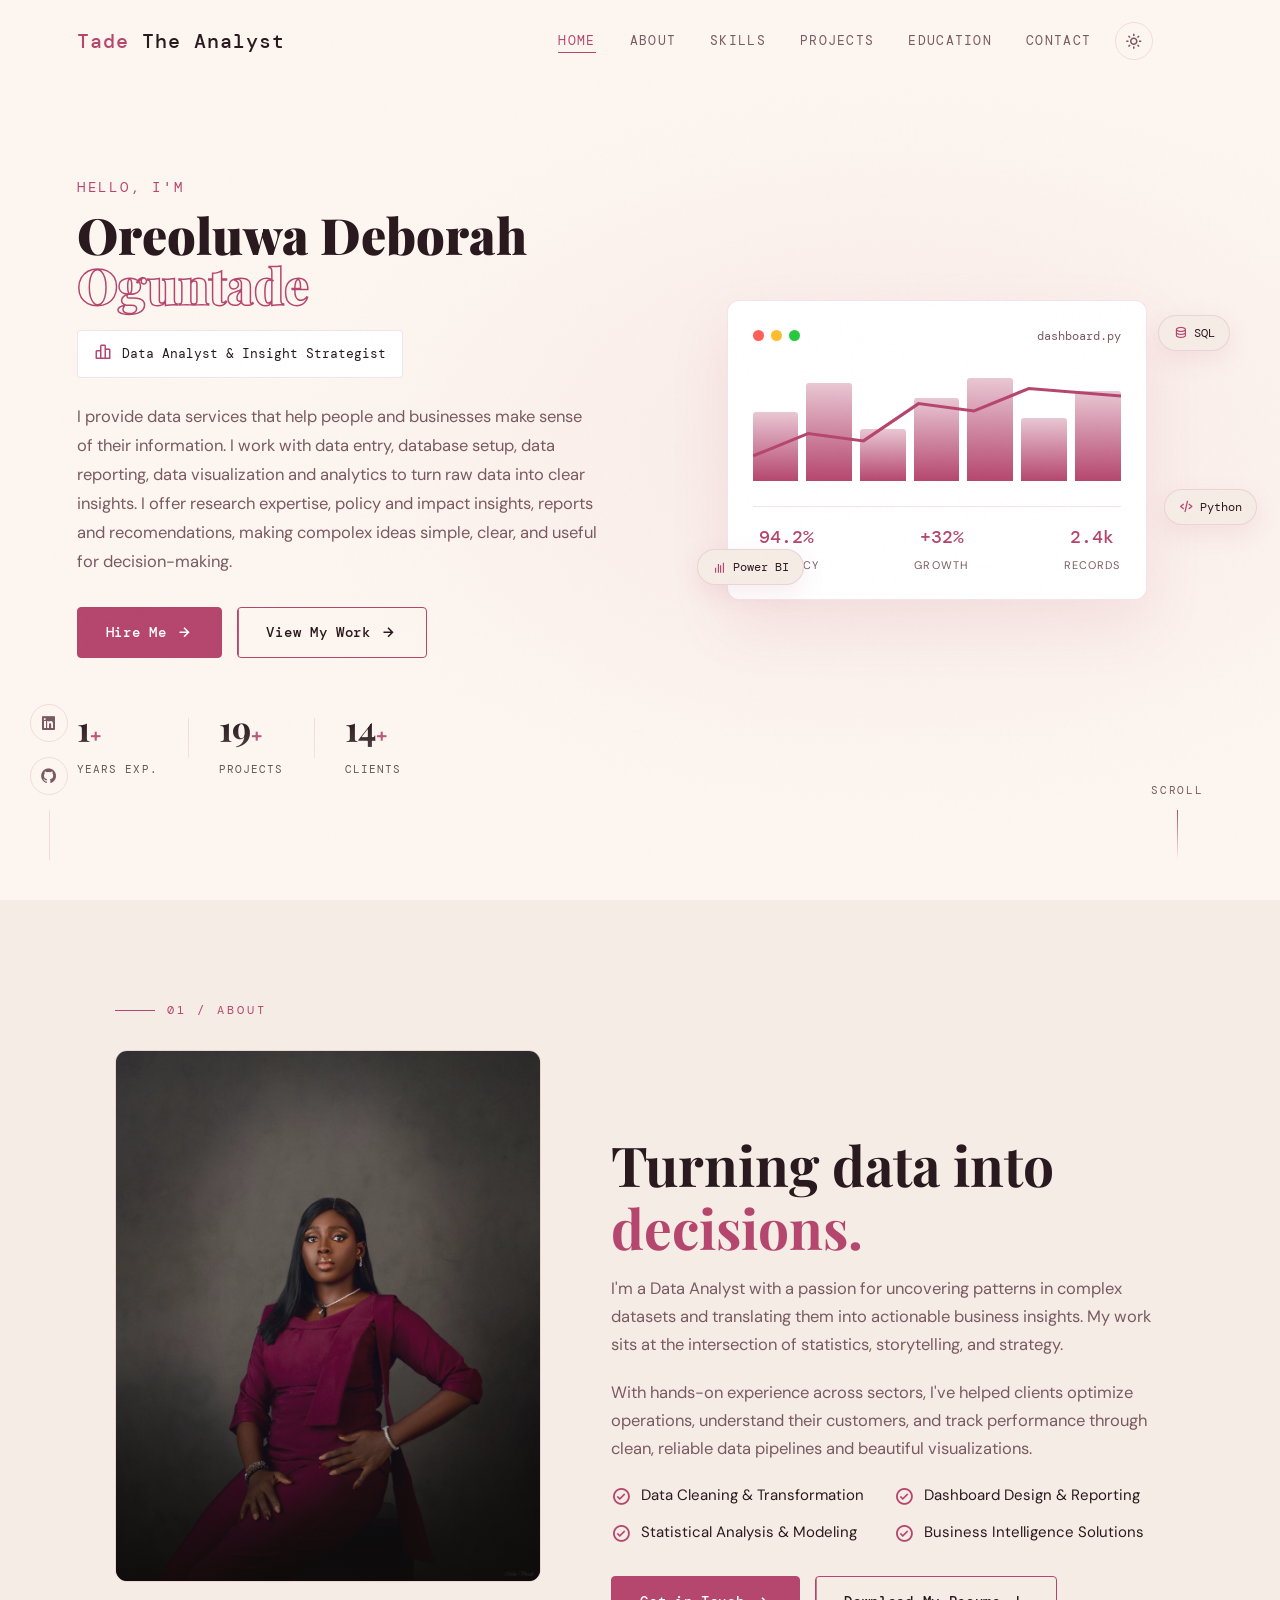
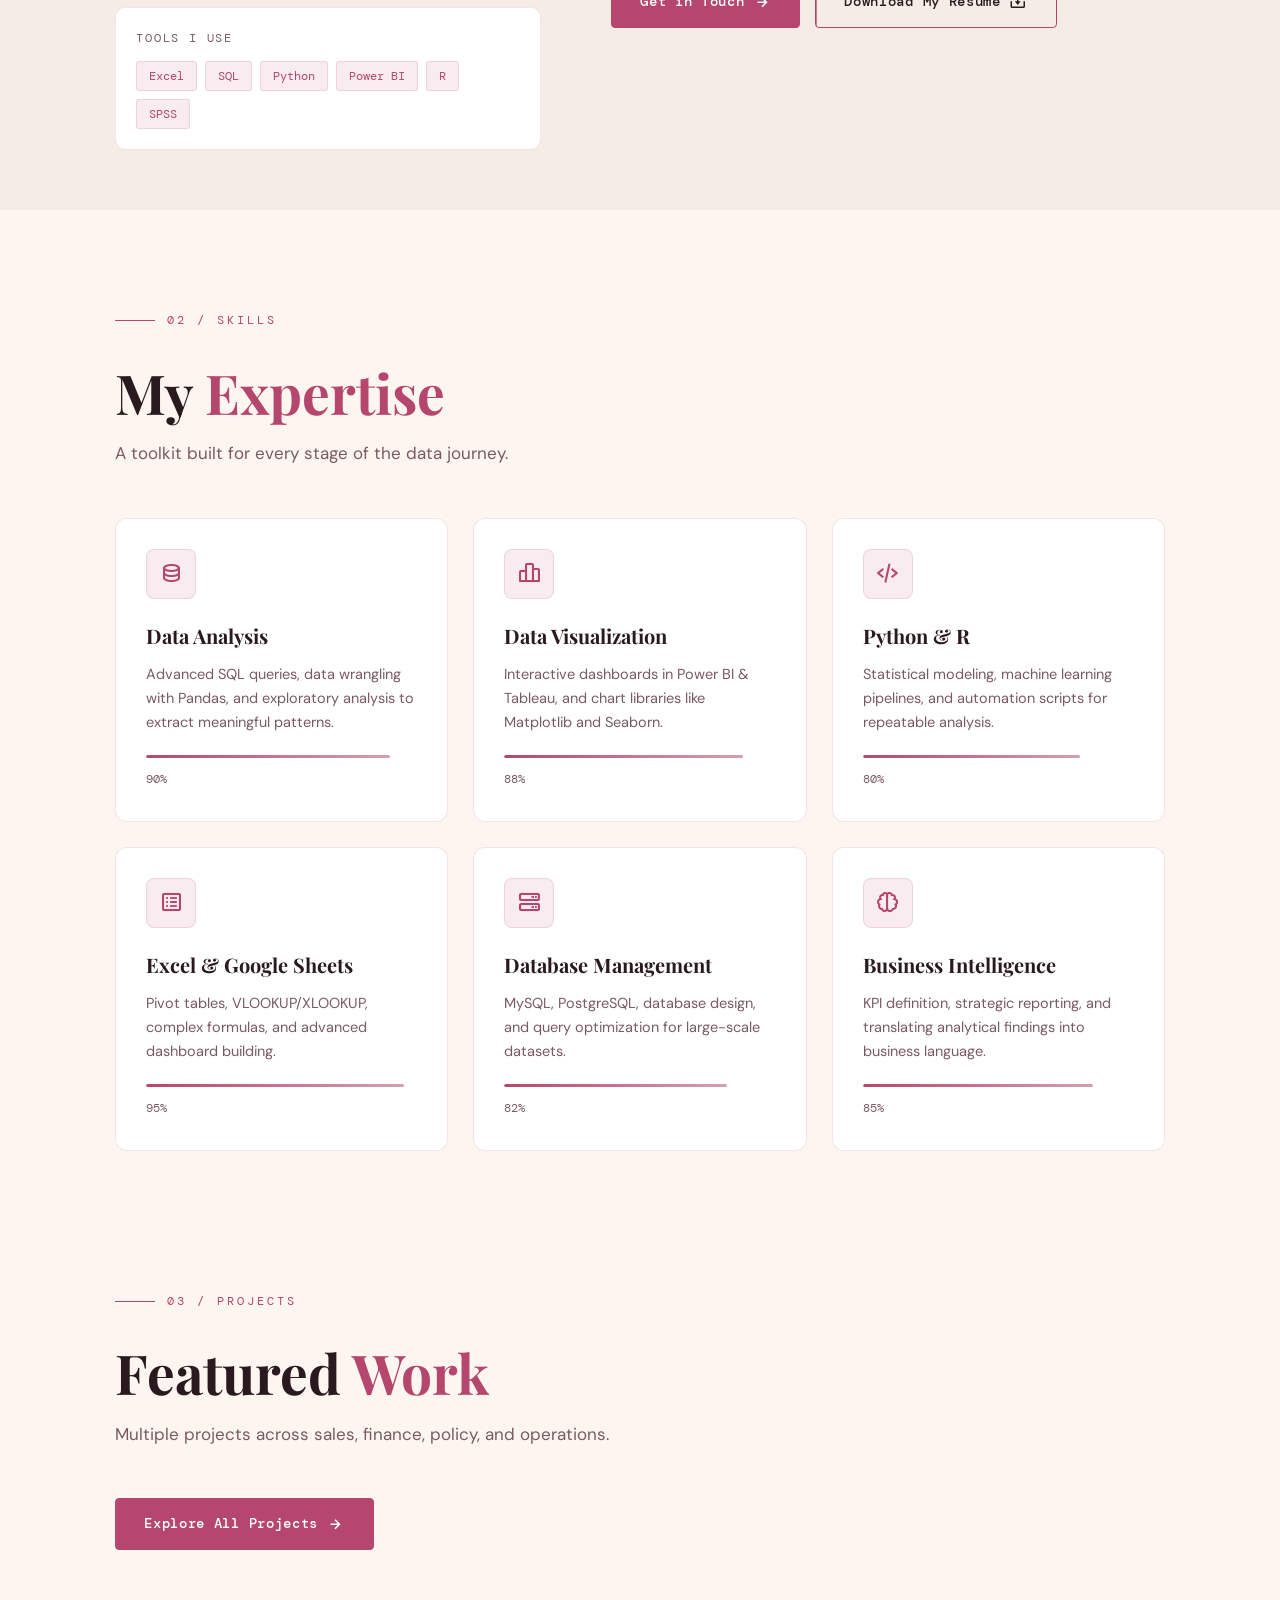
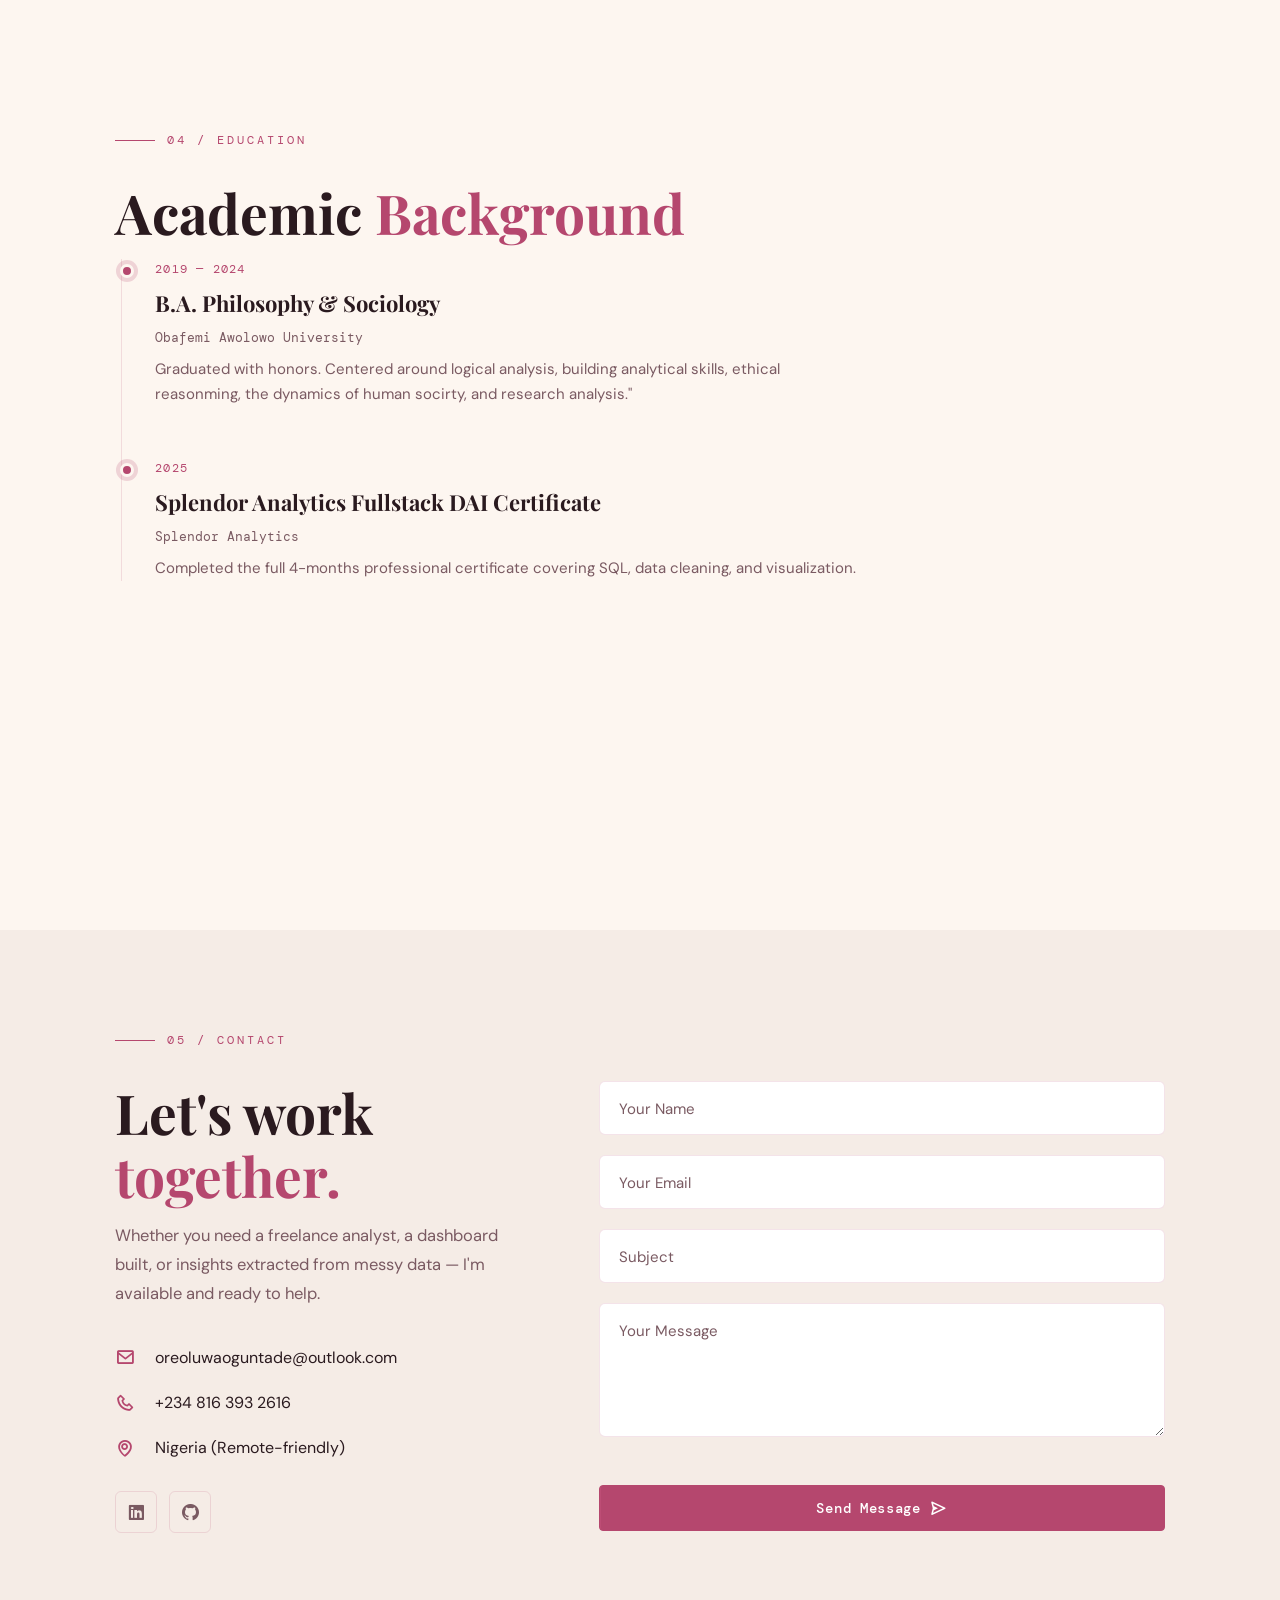
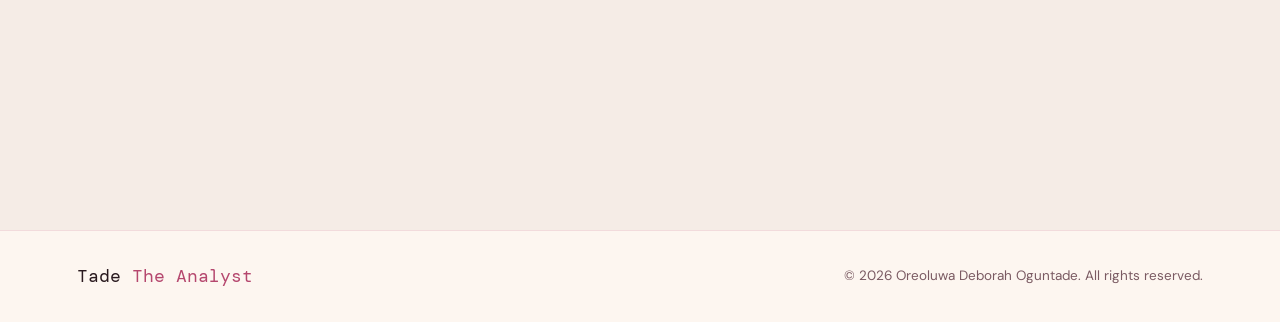
<file: index.html>
<!DOCTYPE html>
<html lang="en">
<head>
    <meta charset="UTF-8">
    <meta name="viewport" content="width=device-width, initial-scale=1.0">
    <title>Tade</title>
    <link rel="stylesheet" href="style.css">
    <link href='https://unpkg.com/boxicons@2.1.4/css/boxicons.min.css' rel='stylesheet'>
    <link href="https://fonts.googleapis.com/css2?family=Playfair+Display:wght@400;700;900&family=DM+Mono:wght@300;400;500&family=DM+Sans:wght@300;400;500;600&display=swap" rel="stylesheet">
    <script src="https://www.google.com/recaptcha/api.js" async defer></script>
</head>
<body>

    <!-- Cursor -->
    <div class="cursor"></div>
    <div class="cursor-follower"></div>

    <!-- Noise overlay -->
    <div class="noise"></div>

    <!-- Header -->
    <header class="header scrolled" id="header">
        <a href="#home" class="logo"><span>Tade </span>The Analyst</a>
        <div class="bx bx-menu" id="menu-icon"></div>
        <nav class="navbar" id="navbar">
            <a href="#home" class="active">Home</a>
            <a href="#about">About</a>
            <a href="#skills">Skills</a>
            <a href="projects.html" target="_blank">Projects</a>
            <a href="#education">Education</a>
            <a href="#contact">Contact</a>
            <button class="theme-toggle" id="themeToggle" aria-label="Toggle theme">
              <i class='bx bx-moon'></i>
            </button>
        </nav>

    </header>

    <!-- HOME -->
    <section class="home" id="home">
        <div class="home-grid">
            <div class="home-label">
               <!-- <span class="label-line"></span> -->
               <!-- <span>Available for hire</span> -->
            </div>
            <div class="home_content">
                <br>
                <br>
                <p class="greeting">Hello, I'm</p>
                <h1>Oreoluwa Deborah<br><span>Oguntade</span></h1>
                <div class="role-tag">
                    <span class="tag-icon"><i class='bx bx-bar-chart-alt-2'></i></span>
                    Data Analyst & Insight Strategist
                </div>
                <p class="home-desc">I provide data services that help people and businesses make sense of their information. I work with data entry, database setup, data reporting, data visualization and analytics to turn raw data into clear insights. I offer research expertise, policy and impact insights, reports and recomendations, making compolex ideas simple, clear, and useful for decision-making.</p>
                <div class="btn-box">
                    <a href="#contact" class="btn btn-primary">
                        <span>Hire Me</span>
                        <i class='bx bx-right-arrow-alt'></i>
                    </a>
                    <a href="projects.html" class="btn btn-outline">
                        <span> View My Work</span>
                        <i class='bx bx-right-arrow-alt'></i>
                     </a>
                </div>
                <div class="stats-row">
                    <div class="stat">
                        <span class="stat-num" data-target="2">0</span><span>+</span>
                        <p>Years Exp.</p>
                    </div>
                    <div class="stat-divider"></div>
                    <div class="stat">
                        <span class="stat-num" data-target="20">0</span><span>+</span>
                        <p>Projects</p>
                    </div>
                    <div class="stat-divider"></div>
                    <div class="stat">
                        <span class="stat-num" data-target="15">0</span><span>+</span>
                        <p>Clients</p>
                    </div>
                </div>
            </div>
            <div class="home-visual">
                <div class="visual-card">
                    <div class="vc-header">
                        <span class="vc-dot red"></span>
                        <span class="vc-dot yellow"></span>
                        <span class="vc-dot green"></span>
                        <span class="vc-title">dashboard.py</span>
                    </div>
                    <div class="vc-chart">
                        <div class="bar-group">
                            <div class="bar" style="--h:60%;--delay:0.1s"></div>
                            <div class="bar" style="--h:85%;--delay:0.2s"></div>
                            <div class="bar" style="--h:45%;--delay:0.3s"></div>
                            <div class="bar" style="--h:72%;--delay:0.4s"></div>
                            <div class="bar" style="--h:90%;--delay:0.5s"></div>
                            <div class="bar" style="--h:55%;--delay:0.6s"></div>
                            <div class="bar" style="--h:78%;--delay:0.7s"></div>
                        </div>
                        <div class="chart-line">
                            <svg viewBox="0 0 200 80" preserveAspectRatio="none">
                                <polyline points="0,60 30,45 60,50 90,25 120,30 150,15 200,20" fill="none" stroke="var(--main-color)" stroke-width="2" stroke-dasharray="400" stroke-dashoffset="400" class="line-anim"/>
                                <polyline points="0,60 30,45 60,50 90,25 120,30 150,15 200,20" fill="none" stroke="var(--main-color)" stroke-width="0" opacity="0.15"/>
                            </svg>
                        </div>
                    </div>
                    <div class="vc-stats">
                        <div class="vc-metric">
                            <span class="metric-val">94.2%</span>
                            <span class="metric-label">Accuracy</span>
                        </div>
                        <div class="vc-metric">
                            <span class="metric-val">+32%</span>
                            <span class="metric-label">Growth</span>
                        </div>
                        <div class="vc-metric">
                            <span class="metric-val">2.4k</span>
                            <span class="metric-label">Records</span>
                        </div>
                    </div>
                </div>
                <div class="floating-badge badge-sql">
                    <i class='bx bx-data'></i> SQL
                </div>
                <div class="floating-badge badge-py">
                    <i class='bx bx-code-alt'></i> Python
                </div>
                <div class="floating-badge badge-bi">
                    <i class='bx bx-bar-chart'></i> Power BI
                </div>
            </div>
        </div>
        <div class="socials">
            <a href="https://www.linkedin.com/in/tadederhbi" target="_blank" aria-label="LinkedIn"><i class='bx bxl-linkedin-square'></i></a>
            <a href="https://www.github.com/tadederhbi" target="_blank" aria-label="GitHub"><i class='bx bxl-github'></i></a>
        </div>
        <div class="scroll-indicator">
            <span>Scroll</span>
            <div class="scroll-line"></div>
        </div>
    </section>

    <!-- ABOUT -->
    <section class="about" id="about">
        <div class="section-label">
            <span class="label-line"></span>
            <span>01 / About</span>
        </div>
        <div class="about-grid">
            <div class="about-img-wrap">
                <div class="img-frame">
                    <img src="outlook.jpg" alt="Oreoluwa Deborah" onerror="this.src='https://via.placeholder.com/400x500/7a1f3d/b5476e?text=OD'">
                    <div class="img-backdrop"></div>
                </div>
                <div class="about-tools">
                    <span>Tools I Use</span>
                    <div class="tool-tags">
                        <span>Excel</span><span>SQL</span><span>Python</span>
                        <span>Power BI</span><span>R</span><span>SPSS</span>
                    </div>
                </div>
            </div>
            <div class="about-content">
                <h2 class="section-heading">Turning data into <span>decisions.</span></h2>
                <p>I'm a Data Analyst with a passion for uncovering patterns in complex datasets and translating them into actionable business insights. My work sits at the intersection of statistics, storytelling, and strategy.</p>
                <p>With hands-on experience across sectors, I've helped clients optimize operations, understand their customers, and track performance through clean, reliable data pipelines and beautiful visualizations.</p>
                <div class="about-highlights">
                    <div class="highlight">
                        <i class='bx bx-check-circle'></i>
                        <span>Data Cleaning & Transformation</span>
                    </div>
                    <div class="highlight">
                        <i class='bx bx-check-circle'></i>
                        <span>Dashboard Design & Reporting</span>
                    </div>
                    <div class="highlight">
                        <i class='bx bx-check-circle'></i>
                        <span>Statistical Analysis & Modeling</span>
                    </div>
                    <div class="highlight">
                        <i class='bx bx-check-circle'></i>
                        <span>Business Intelligence Solutions</span>
                    </div>
                </div>
                <div class="btn-box">
                    <a href="#contact" class="btn btn-primary"><span>Get in Touch</span> <i class='bx bx-right-arrow-alt'></i></a>
                    <a href="Oreoluwa Deborah Oguntade Resume.pdf" download class="btn btn-outline"><span>Download My Resume</span> <i class='bx bx-download'></i></a>
                </div>            </div>
        </div>
    </section>

    <!-- SKILLS -->
    <section class="skills" id="skills">
        <div class="section-label">
            <span class="label-line"></span>
            <span>02 / Skills</span>
        </div>
        <h2 class="section-heading">My <span>Expertise</span></h2>
        <p class="section-sub">A toolkit built for every stage of the data journey.</p>
        <div class="skills-grid">
            <div class="skill-card" data-delay="0">
                <div class="skill-icon"><i class='bx bx-data'></i></div>
                <h4>Data Analysis</h4>
                <p>Advanced SQL queries, data wrangling with Pandas, and exploratory analysis to extract meaningful patterns.</p>
                <div class="skill-bar"><div class="skill-fill" data-width="90"></div></div>
                <span class="skill-pct">90%</span>
            </div>
            <div class="skill-card" data-delay="1">
                <div class="skill-icon"><i class='bx bx-bar-chart-alt-2'></i></div>
                <h4>Data Visualization</h4>
                <p>Interactive dashboards in Power BI & Tableau, and chart libraries like Matplotlib and Seaborn.</p>
                <div class="skill-bar"><div class="skill-fill" data-width="88"></div></div>
                <span class="skill-pct">88%</span>
            </div>
            <div class="skill-card" data-delay="2">
                <div class="skill-icon"><i class='bx bx-code-alt'></i></div>
                <h4>Python & R</h4>
                <p>Statistical modeling, machine learning pipelines, and automation scripts for repeatable analysis.</p>
                <div class="skill-bar"><div class="skill-fill" data-width="80"></div></div>
                <span class="skill-pct">80%</span>
            </div>
            <div class="skill-card" data-delay="3">
                <div class="skill-icon"><i class='bx bx-spreadsheet'></i></div>
                <h4>Excel & Google Sheets</h4>
                <p>Pivot tables, VLOOKUP/XLOOKUP, complex formulas, and advanced dashboard building.</p>
                <div class="skill-bar"><div class="skill-fill" data-width="95"></div></div>
                <span class="skill-pct">95%</span>
            </div>
            <div class="skill-card" data-delay="4">
                <div class="skill-icon"><i class='bx bx-server'></i></div>
                <h4>Database Management</h4>
                <p>MySQL, PostgreSQL, database design, and query optimization for large-scale datasets.</p>
                <div class="skill-bar"><div class="skill-fill" data-width="82"></div></div>
                <span class="skill-pct">82%</span>
            </div>
            <div class="skill-card" data-delay="5">
                <div class="skill-icon"><i class='bx bx-brain'></i></div>
                <h4>Business Intelligence</h4>
                <p>KPI definition, strategic reporting, and translating analytical findings into business language.</p>
                <div class="skill-bar"><div class="skill-fill" data-width="85"></div></div>
                <span class="skill-pct">85%</span>
            </div>
        </div>
    </section>

    <!-- PROJECTS -->
   <!-- <section class="projects" id="projects">
        <div class="section-label">
            <span class="label-line"></span>
            <span>03 / Projects</span>
        </div>
        <h2 class="section-heading">Featured <span>Work</span></h2>
        <p class="section-sub">Real-world projects. Real-world impact.</p>
        <div class="projects-grid">
            <div class="project-card featured">
                <div class="project-header">
                    <span class="proj-tag">Business Intelligence</span>
                    <div class="proj-links">
                        <a href="#" aria-label="GitHub"><i class='bx bxl-github'></i></a>
                        <a href="#" aria-label="Live"><i class='bx bx-link-external'></i></a>
                    </div>
                </div>
                <h3>Sales Performance Dashboard</h3>
                <p>End-to-end Power BI dashboard tracking $2M+ in monthly revenue across 5 product lines. Reduced reporting time by 60%.</p>
                <div class="proj-tech">
                    <span>Power BI</span><span>SQL</span><span>Excel</span>
                </div>
            </div>
            <div class="project-card">
                <div class="project-header">
                    <span class="proj-tag">Predictive Analytics</span>
                    <div class="proj-links">
                        <a href="#" aria-label="GitHub"><i class='bx bxl-github'></i></a>
                        <a href="#" aria-label="Live"><i class='bx bx-link-external'></i></a>
                    </div>
                </div>
                <h3>Customer Churn Analysis</h3>
                <p>Built a logistic regression model predicting customer churn with 87% accuracy, enabling proactive retention strategies.</p>
                <div class="proj-tech">
                    <span>Python</span><span>Scikit-learn</span><span>Pandas</span>
                </div>
            </div>
            <div class="project-card">
                <div class="project-header">
                    <span class="proj-tag">Data Visualization</span>
                    <div class="proj-links">
                        <a href="#" aria-label="GitHub"><i class='bx bxl-github'></i></a>
                        <a href="#" aria-label="Live"><i class='bx bx-link-external'></i></a>
                    </div>
                </div>
                <h3>E-commerce Analytics Suite</h3>
                <p>Interactive Tableau dashboards tracking user behavior, funnel conversion, and product performance for an online retailer.</p>
                <div class="proj-tech">
                    <span>Tableau</span><span>SQL</span><span>Python</span>
                </div>
            </div>
            <div class="project-card">
                <div class="project-header">
                    <span class="proj-tag">ETL & Automation</span>
                    <div class="proj-links">
                        <a href="#" aria-label="GitHub"><i class='bx bxl-github'></i></a>
                        <a href="#" aria-label="Live"><i class='bx bx-link-external'></i></a>
                    </div>
                </div>
                <h3>Automated Financial Reports</h3>
                <p>Python-powered ETL pipeline automating monthly financial reporting for a mid-size firm, saving 20 hrs/month.</p>
                <div class="proj-tech">
                    <span>Python</span><span>Excel</span><span>PostgreSQL</span>
                </div>
            </div>
        </div>
    </section> -->
    <section class="projects-teaser" id="projects">
    <div class="section-label">
        <span class="label-line"></span>
        <span>03 / Projects</span>
    </div>
    <h2 class="section-heading">Featured <span>Work</span></h2>
    <p class="section-sub">Multiple projects across sales, finance, policy, and operations.</p>
    <a href="projects.html" class="btn btn-primary">
        <span>Explore All Projects</span>
        <i class='bx bx-right-arrow-alt'></i>
    </a>
    </section>

    <!-- EDUCATION -->
    <section class="education" id="education">
        <div class="section-label">
            <span class="label-line"></span>
            <span>04 / Education</span>
        </div>
        <h2 class="section-heading">Academic <span>Background</span></h2>
        <div class="timeline">
            <div class="timeline-item">
                <div class="tl-dot"></div>
                <div class="tl-content">
                    <span class="tl-date">2019 — 2024</span>
                    <h4>B.A. Philosophy & Sociology</h4>
                    <p class="tl-school">Obafemi Awolowo University</p>
                    <p>Graduated with honors. Centered around logical analysis, building analytical skills, ethical reasonming, the dynamics of human socirty, and research analysis."</p>
                </div>
            </div>
            <div class="timeline-item">
                <div class="tl-dot"></div>
                <div class="tl-content">
                    <span class="tl-date">2025</span>
                    <h4>Splendor Analytics Fullstack DAI Certificate</h4>
                    <p class="tl-school">Splendor Analytics </p>
                    <p>Completed the full 4-months professional certificate covering SQL, data cleaning, and visualization.</p>
                </div>
           </div>
          <!--   <div class="timeline-item">
                <div class="tl-dot"></div>
                <div class="tl-content">
                    <span class="tl-date">2022</span>
                    <h4>Microsoft Power BI Data Analyst</h4>
                    <p class="tl-school">Microsoft Certification (PL-300)</p>
                    <p>Certified in data modeling, DAX, and creating enterprise-level BI solutions with Power BI.</p>
                </div>
            </div>  -->
        </div>
    </section>

    <!-- CONTACT -->
    <section class="contact" id="contact">
        <div class="section-label">
            <span class="label-line"></span>
            <span>05 / Contact</span>
        </div>
        <div class="contact-grid">
            <div class="contact-info">
                <h2 class="section-heading">Let's work<br><span>together.</span></h2>
                <p>Whether you need a freelance analyst, a dashboard built, or insights extracted from messy data — I'm available and ready to help.</p>
                <div class="contact-details">
                    <a href="mailto:oreoluwa@email.com" class="contact-link">
                        <i class='bx bx-envelope'></i>
                        <span>oreoluwaoguntade@outlook.com</span>
                    </a>
                    <a href="tel:+2340000000000" class="contact-link">
                        <i class='bx bx-phone'></i>
                        <span>+234 816 393 2616</span>
                    </a>
                    <div class="contact-link">
                        <i class='bx bx-map'></i>
                        <span>Nigeria (Remote-friendly)</span>
                    </div>
                </div>
                <div class="socials-contact">
                    <a href="https://www.linkedin.com/in/tadederhbi" target="_blank" aria-label="LinkedIn"><i class='bx bxl-linkedin-square'></i></a>
                    <a href="https://www.github.com/tadederhbi" target="_blank" aria-label="GitHub"><i class='bx bxl-github'></i></a>
                </div>
            </div>
            <form class="contact-form" id="contactForm">
                <div class="form-group">
                    <input type="text" name="name"id="name" placeholder="Your Name" required>
                    <label for="name">Your Name</label>
                </div>
                <div class="form-group">
                    <input type="email" name="email" id="email" placeholder="Your Email" required>
                    <label for="email">Your Email</label>
                </div>
                <div class="form-group">
                    <input type="text" name="subject" id="subject" placeholder="Subject" required>
                    <label for="subject">Subject</label>
                </div>
                <div class="form-group">
                    <textarea name="message" id="message" rows="5" placeholder="Your message..." required></textarea>
                    <label for="message">Your Message</label>
                </div>
                <div class="g-recaptcha" data-sitekey="6Ld873ssAAAAAOaa4jkdls1gi5SYQixITbuNZJMO"></div>
                <button type="submit" class="btn btn-primary full-width">
                    <span>Send Message</span>
                    <i class='bx bx-send'></i>
                </button>
                <input type="text" name="_gotcha" style="display:none" tabindex="-1" autocomplete="off">
                <div class="form-success" id="formSuccess">
                    <i class='bx bx-check-circle'></i> Message sent! I'll get back to you soon.
                </div>
            </form>
        </div>
    </section>

    <!-- FOOTER -->
    <footer class="footer">
        <div class="footer-inner">
            <span class="footer-logo">Tade <span>The Analyst</span></span>
            <p>© 2026 Oreoluwa Deborah Oguntade. All rights reserved.</p>
        </div>
    </footer>

    <script src="smart.js"></script>
</body>
</html>
</file>
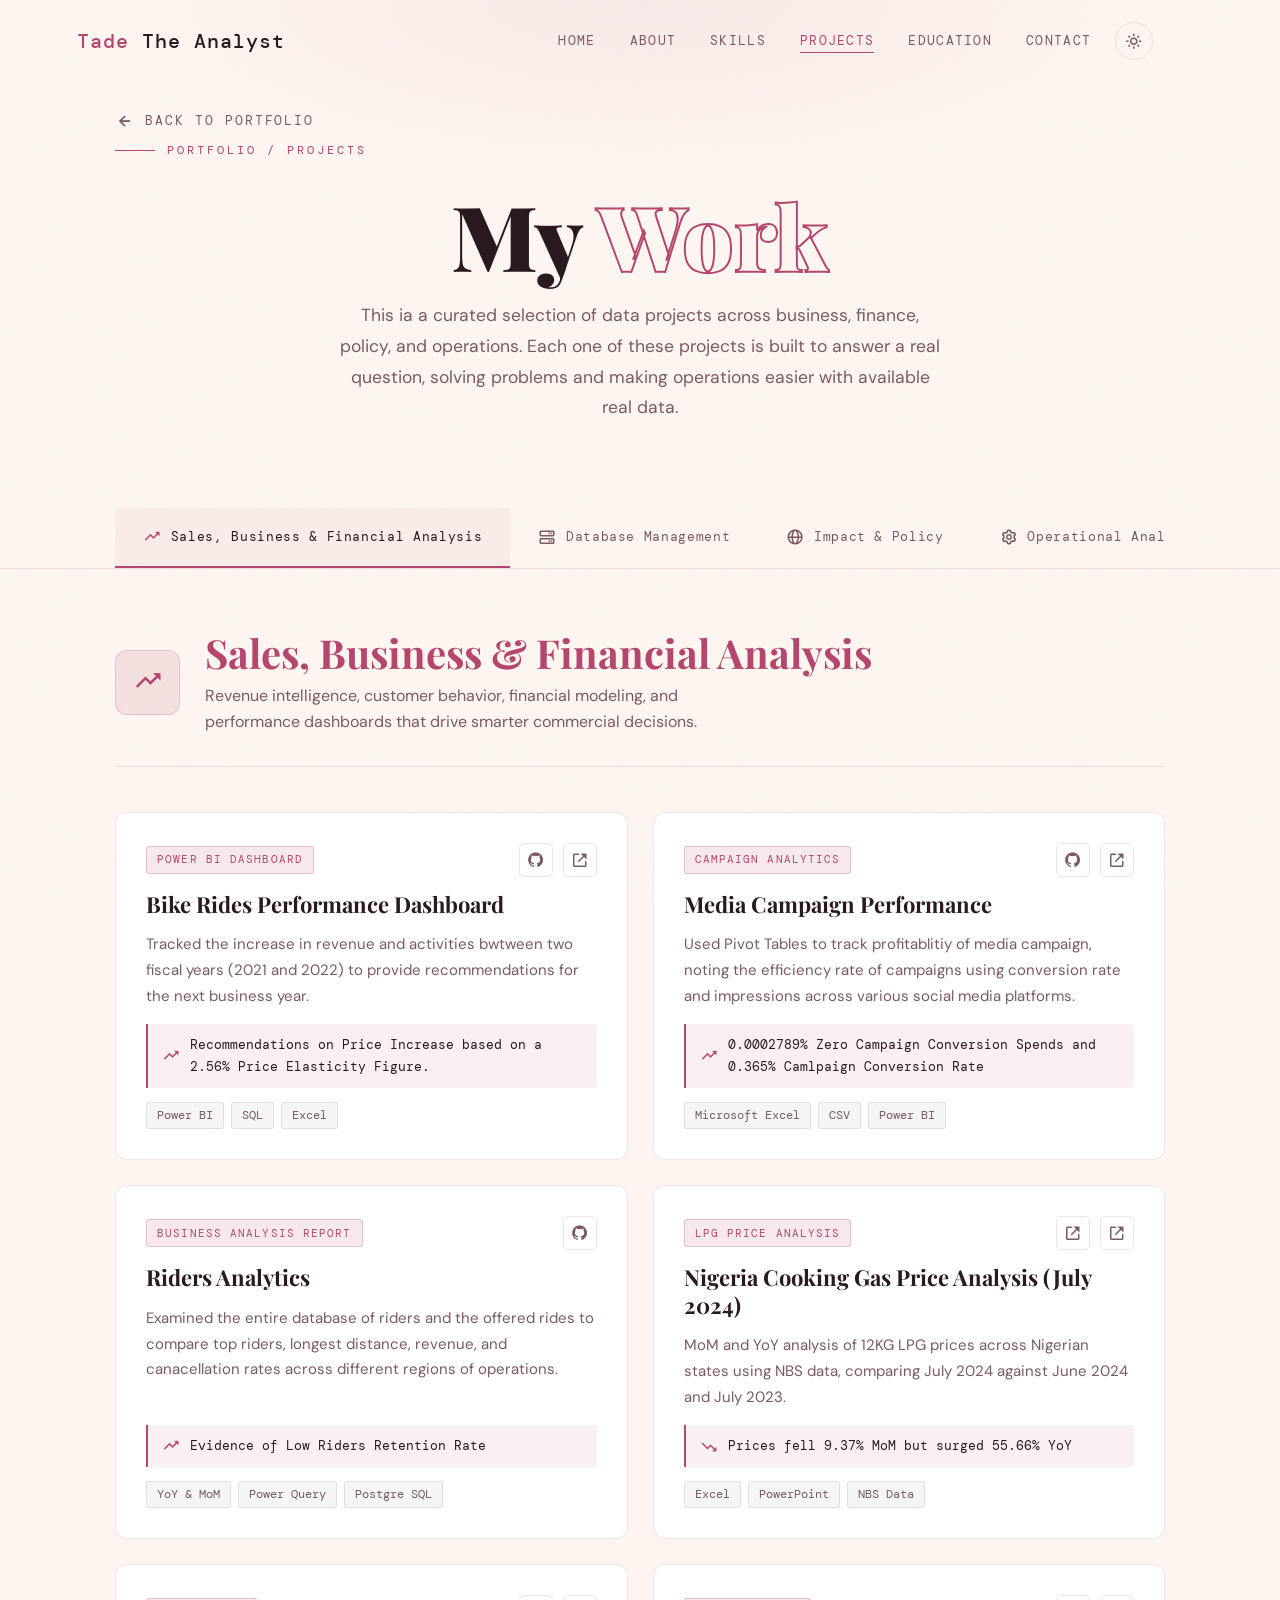
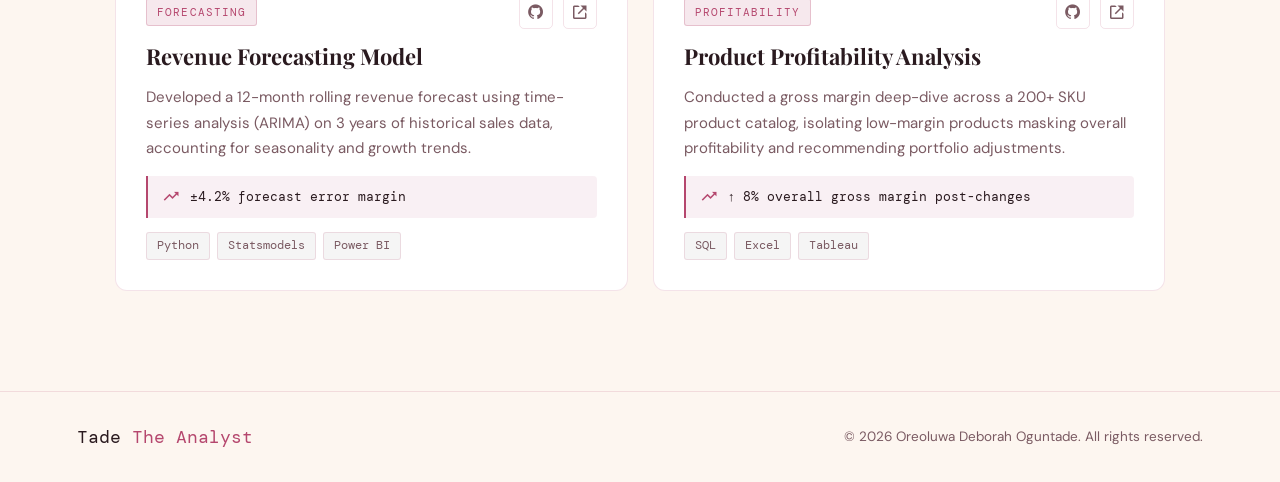
<file: projects.html>
<!DOCTYPE html>
<html lang="en">
<head>
    <meta charset="UTF-8">
    <meta name="viewport" content="width=device-width, initial-scale=1.0">
    <title>Projects — Oreoluwa Deborah Oguntade</title>
    <link rel="stylesheet" href="style.css">
    <link rel="stylesheet" href="projects.css">
    <link href='https://unpkg.com/boxicons@2.1.4/css/boxicons.min.css' rel='stylesheet'>
    <link href="https://fonts.googleapis.com/css2?family=Playfair+Display:wght@400;700;900&family=DM+Mono:wght@300;400;500&family=DM+Sans:wght@300;400;500;600&display=swap" rel="stylesheet">
</head>
<body>

    <div class="cursor"></div>
    <div class="cursor-follower"></div>
    <div class="noise"></div>

    <!-- Header -->
    <header class="header scrolled" id="header">
        <a href="index.html" class="logo"><span>Tade </span>The Analyst</a>
        <div class="bx bx-menu" id="menu-icon"></div>
        <nav class="navbar" id="navbar">
            <a href="index.html#home">Home</a>
            <a href="index.html#about">About</a>
            <a href="index.html#skills">Skills</a>
            <a href="projects.html" class="active">Projects</a>
            <a href="index.html#education">Education</a>
            <a href="index.html#contact">Contact</a>
            <button class="theme-toggle" id="themeToggle" aria-label="Toggle theme"> <i class='bx bx-moon'></i>
            </button>
        </nav>
    </header>

    <!-- Page Hero -->
    <section class="proj-hero">
        <div class="section-label">
            <span class="label-line"></span>
            <span>Portfolio / Projects</span>
        </div>
        <h1 class="proj-hero-title">My <span>Work</span></h1>
        <p class="proj-hero-sub">This ia a curated selection of data projects across business, finance, policy, and operations. Each one of these projects is built to answer a real question, solving problems and making operations easier with available real data.</p>
        <a href="index.html" class="back-link">
            <i class='bx bx-left-arrow-alt'></i>
            <span>Back to Portfolio</span>
        </a>
    </section>

    <!-- Filter Tabs -->
    <div class="tabs-wrapper">
        <div class="tabs" id="tabs">
            <button class="tab active" data-category="sales" data-color="#b5476e">
                <i class='bx bx-trending-up'></i>
                <span>Sales, Business & Financial Analysis</span>
            </button>
            <button class="tab" data-category="database" data-color="#b5476e">
                 <i class='bx bx-server'></i>
                <span>Database Management</span>
            </button>
            <button class="tab" data-category="impact" data-color="#b5476e">
                <i class='bx bx-globe'></i>
                <span>Impact & Policy</span>
            </button>
            <button class="tab" data-category="operational" data-color="#b5476e">
                <i class='bx bx-cog'></i>
                <span>Operational Analysis</span>
            </button>
        </div>
    </div>

    <!-- Projects Grid -->
    <section class="projects-section">
        <div class="projects-container" id="projectsContainer">

            <!-- SALES, BUSINESS & FINANCCIAL ANALYSIS -->
            <div class="category-group active" data-category="sales">
    <div class="category-intro">
        <div class="cat-icon" style="--cat-color: #b5476e; --cat-color-bg: rgba(181,71,110,0.12);">
            <i class='bx bx-trending-up'></i>
        </div>
        <div>
            <h2 class="cat-title" style="--cat-color: #b5476e;">Sales, Business & Financial Analysis</h2>
            <p class="cat-desc">Revenue intelligence, customer behavior, financial modeling, and performance dashboards that drive smarter commercial decisions.</p>
        </div>
    </div>
    <div class="proj-grid">

        <div class="proj-card" style="--cat-color: #b5476e;">
            <div class="proj-card-top">
                <span class="proj-tag" style="--cat-color: #b5476e;">Power BI Dashboard</span>
                <div class="proj-card-links">
                    <a href="https://github.com/TadeDerhbi/Bike-Rides-Performance-Dashboard" aria-label="GitHub" title="View on GitHub"><i class='bx bxl-github'></i></a>
                    <a href="https://onedrive.live.com/?redeem=aHR0cHM6Ly8xZHJ2Lm1zL3UvYy8xZDg4ZDQwMTdjN2M5MGJlL0lRRF93dTl6NnlCaVNweVRlSzRkeUhKb0FSZjhXSUJBdUZLZmpITU9rYzRxNVNzP2U9eWNSYkhX&cid=1D88D4017C7C90BE&id=1D88D4017C7C90BE%21s73efc2ff20eb4a629c9378ae1dc87268&parId=1D88D4017C7C90BE%21sf5a69beafafd46cdbe4627e3fc7e7bf6&o=OneUp" aria-label="Live Report" title="View Live Report"><i class='bx bx-link-external'></i></a>
                </div>
            </div>
            <h3>Bike Rides Performance Dashboard</h3>
            <p>Tracked the increase in revenue and activities bwtween two fiscal years (2021 and 2022) to provide recommendations for the next business year.</p>
            <div class="proj-metric">
                <i class='bx bx-trending-up'></i>
                <span>Recommendations on Price Increase based on a 2.56% Price Elasticity Figure.</span>
            </div>
            <div class="proj-tech">
                <span>Power BI</span><span>SQL</span><span>Excel</span>
            </div>
        </div>

        <div class="proj-card" style="--cat-color: #b5476e;">
            <div class="proj-card-top">
                <span class="proj-tag" style="--cat-color: #b5476e;">Campaign Analytics</span>
                <div class="proj-card-links">
                    <a href="https://github.com/TadeDerhbi/Media-Campaign-Performance" aria-label="GitHub" title="View on GitHub"><i class='bx bxl-github'></i></a>
                    <a href="https://onedrive.live.com/?redeem=aHR0cHM6Ly8xZHJ2Lm1zL3UvYy8xZDg4ZDQwMTdjN2M5MGJlL0lRQnE2MEhiZ3h5TVNhcVFFZ0ZBcFZ3S0FVT2htSFA1Wnk0UTB3MzBQSjBxbGNVP2U9MUhEZmZy&cid=1D88D4017C7C90BE&id=1D88D4017C7C90BE%21sdb41eb6a1c83498caa90120140a55c0a&parId=1D88D4017C7C90BE%21346&o=OneUp" aria-label="Live Report" title="View Live Report"><i class='bx bx-link-external'></i></a>
                </div>  
            </div>
            <h3>Media Campaign Performance</h3>
            <p>Used Pivot Tables to track profitablitiy of media campaign, noting the efficiency rate of campaigns using conversion rate and impressions across various social media platforms.</p>
            <div class="proj-metric">
                <i class='bx bx-trending-up'></i>
                <span>0.0002789% Zero Campaign Conversion Spends and 0.365% Camlpaign Conversion Rate</span>
            </div>
            <div class="proj-tech">
                <span>Microsoft Excel</span><span>CSV</span><span>Power BI</span>
            </div>
        </div>

        <div class="proj-card" style="--cat-color: #b5476e;">
            <div class="proj-card-top">
                <span class="proj-tag" style="--cat-color: #b5476e;">Business Analysis Report</span>
                <div class="proj-card-links">
                    <a href="https://github.com/TadeDerhbi/HNG-Ride-SQL-Business-Analysis-Report" aria-label="GitHub" title="View on GitHub"><i class='bx bxl-github'></i></a>
                </div>
            </div>
            <h3>Riders Analytics</h3>
            <p>Examined the entire database of riders and the offered rides to compare top riders, longest distance, revenue, and canacellation rates across different regions of operations.</p>
            <div class="proj-metric">
                <i class='bx bx-trending-up'></i>
                <span>Evidence of Low Riders Retention Rate</span>
            </div>
            <div class="proj-tech">
                <span>YoY & MoM</span><span>Power Query</span><span>Postgre SQL</span>
            </div>
        </div>

        

        <div class="proj-card" style="--cat-color: #b5476e;">
            <div class="proj-card-top">
                <span class="proj-tag" style="--cat-color: #b5476e;">LPG Price Analysis</span>
                <div class="proj-card-links">
                    <a href="https://1drv.ms/p/c/1d88d4017c7c90be/IQBEPZwot32vS4iqCBkWWOudAT_qdebW6hMfqxwMiThFCx0?e=FeT69w" aria-label="Live Report" title="View Live Report"> <i class='bx bx-link-external'></i></a>
                    <a href="https://1drv.ms/x/c/1d88d4017c7c90be/IQDFWcwl9nSFQqH7vblPwOrrAYFkFWlzTrt1LDLgA2CW4h0?e=FaluLM" aria-label="Live Report" title="View Live Report"><i class='bx bx-link-external'></i> </a>
                </div>
            </div>
            <h3>Nigeria Cooking Gas Price Analysis (July 2024)</h3>
            <p>MoM and YoY analysis of 12KG LPG prices across Nigerian states using NBS data, comparing July 2024 against June 2024 and July 2023.</p>
            <div class="proj-metric">
                <i class='bx bx-trending-down'></i>
                <span>Prices fell 9.37% MoM but surged 55.66% YoY</span>
            </div>
            <div class="proj-tech">
                <span>Excel</span><span>PowerPoint</span><span>NBS Data</span>
            </div>
        </div>
                
        <div class="proj-card" style="--cat-color: #b5476e;">
            <div class="proj-card-top">
                <span class="proj-tag" style="--cat-color: #b5476e;">Forecasting</span>
                <div class="proj-card-links">
                    <a href="#" aria-label="GitHub" title="View on GitHub"><i class='bx bxl-github'></i></a>
                    <a href="#" aria-label="Live Report" title="View Live Report"><i class='bx bx-link-external'></i></a>
                </div>
            </div>
            <h3>Revenue Forecasting Model</h3>
            <p>Developed a 12-month rolling revenue forecast using time-series analysis (ARIMA) on 3 years of historical sales data, accounting for seasonality and growth trends.</p>
            <div class="proj-metric">
                <i class='bx bx-trending-up'></i>
                <span>±4.2% forecast error margin</span>
            </div>
            <div class="proj-tech">
                <span>Python</span><span>Statsmodels</span><span>Power BI</span>
            </div>
        </div>




        <div class="proj-card" style="--cat-color: #b5476e;">
            <div class="proj-card-top">
                <span class="proj-tag" style="--cat-color: #b5476e;">Profitability</span>
                <div class="proj-card-links">
                    <a href="#" aria-label="GitHub" title="View on GitHub"><i class='bx bxl-github'></i></a>
                    <a href="#" aria-label="Live Report" title="View Live Report"><i class='bx bx-link-external'></i></a>
                </div>
            </div>
            <h3>Product Profitability Analysis</h3>
            <p>Conducted a gross margin deep-dive across a 200+ SKU product catalog, isolating low-margin products masking overall profitability and recommending portfolio adjustments.</p>
            <div class="proj-metric">
                <i class='bx bx-trending-up'></i>
                <span>↑ 8% overall gross margin post-changes</span>
            </div>
            <div class="proj-tech">
                <span>SQL</span><span>Excel</span><span>Tableau</span>
            </div>
        </div>

    </div>
            </div>

            <!-- DATABASE MANAGEMENT -->
            <div class="category-group" data-category="database">
            <div class="category-intro">
            <div class="cat-icon" style="--cat-color: #b5476e; --cat-color-bg: rgba(181,71,110,0.12);">
            <i class='bx bx-server'></i>
            </div>
            <div>
            <h2 class="cat-title" style="--cat-color: #b5476e;">Database Management</h2>
            <p class="cat-desc">Designing, building, and optimizing relational database systems that store, manage, and retrieve data reliably at scale.</p>
            </div>
            </div>
            <div class="proj-grid">

            <div class="proj-card" style="--cat-color: #b5476e;">
            <div class="proj-card-top">
                <span class="proj-tag" style="--cat-color: #b5476e;">Management System</span>
                <div class="proj-card-links">
                    <a href="https://github.com/TadeDerhbi/Global-Gadgets-Database" aria-label="GitHub" title="View on GitHub"><i class='bx bxl-github'></i></a>
                </div>
            </div>
            <h3>Global Gadgets Management System</h3>
            <p>Designed and implemented a relational database system for a company named GobalGadgets to help manage product inventory, supplier records, sales transactions, and customer data.
                The project was designed following best practices in relational database design and normalization up to Third Normal Form (3NF).</p>
            <div class="proj-metric">
                <i class='bx bx-server'></i>
                <span>Managed business records across various suppliers, inventory, product and customers</span>
            </div>
            <div class="proj-tech">
                <span>T-SQL</span><span>SSMS</span><span>ChartDB</span> <span>Stored Procedures</span>
            </div>
            </div>

            <div class="proj-card" style="--cat-color: #b5476e;">
            <div class="proj-card-top">
                <span class="proj-tag" style="--cat-color: #b5476e;">Management System</span>
                <div class="proj-card-links">
                    <a href="https://github.com/TadeDerhbi/Library-Management-System" aria-label="GitHub" title="View on GitHub"><i class='bx bxl-github'></i></a>
                </div>
            </div>
            <h3>Library Management System</h3>
            <p>Built a fully normalized database system for a public library managing book catalogues, member records, borrowing history, reservations, and fine tracking with optimized search queries.</p>
            <div class="proj-metric">
                <i class='bx bx-server'></i>
                <span>Reduced query retrieval time by nearly 40%</span>
            </div>
            <div class="proj-tech">
                <span>T-SQL</span><span>SSMS</span><span>Normalization</span> 
            </div>
            </div>

            <div class="proj-card" style="--cat-color: #b5476e;">
            <div class="proj-card-top">
                <span class="proj-tag" style="--cat-color: #b5476e;">Management System</span>
                <div class="proj-card-links">
                    <a href="https://github.com/TadeDerhbi/Hospital-Database-System" aria-label="GitHub" title="View on GitHub"><i class='bx bxl-github'></i></a>
                </div>
            </div>
            <h3>Hospital Management System</h3>
            <p>This project provides the SQL schema and a sample dataset for a hospital management system.
                The database is designed to manage patient, doctor, appointment, and medical record information efficiently and is structured to comply with Third Normal Form (3NF) to ensure data integrity and reduce redundancy.</p>
            <div class="proj-metric">
                <i class='bx bx-server'></i>
                <span>Streamlined records for patients to easily access appointment times, and Doctor availability</span>
            </div>
            <div class="proj-tech">
                <span>T-SQL</span><span>SSMS</span><span>ERD Diagram</span>
            </div>
            </div>

            <div class="proj-card" style="--cat-color: #b5476e;">
            <div class="proj-card-top">
                <span class="proj-tag" style="--cat-color: #b5476e;">Management System</span>
                <div class="proj-card-links">
                    <a href="#" aria-label="GitHub" title="View on GitHub"><i class='bx bxl-github'></i></a>
                    <a href="#" aria-label="Live Report" title="View Live Report"><i class='bx bx-link-external'></i></a>
                </div>
            </div>
            <h3>University Student Records System</h3>
            <p>Designed a multi-table relational database handling student enrollment, course registration, grade management, lecturer assignments, and departmental reporting for a university environment.</p>
            <div class="proj-metric">
                <i class='bx bx-server'></i>
                <span>Supported 5,000+ student records across 8 departments</span>
            </div>
            <div class="proj-tech">
                <span>PostgreSQL</span><span>SQL</span><span>ERD Design</span>
            </div>
            </div>

            </div>
            </div>

            <!-- IMPACT & POLICY -->
            <div class="category-group" data-category="impact">
                <div class="category-intro">
                    <div class="cat-icon" style="--cat-color: #b5476e; --cat-color-bg: rgba(181,71,110,0.12);">
                        <i class='bx bx-globe'></i>
                    </div>
                    <div>
                        <h2 class="cat-title" style="--cat-color: #b5476e;">Impact & Policy Analysis</h2>
                        <p class="cat-desc">Data-driven evaluation of programs, policies, and social outcomes — turning public data into evidence for change.</p>
                    </div>
                </div>
                <div class="proj-grid">
                    <div class="proj-card" style="--cat-color: #b5476e;">
                        <div class="proj-card-top">
                            <span class="proj-tag" style="--cat-color: #b5476e;">Program Evaluation</span>
                            <div class="proj-card-links">
                                <a href="#" aria-label="GitHub" title="View on GitHub"><i class='bx bxl-github'></i></a>
                                <a href="#" aria-label="Live Report" title="View Live Report"><i class='bx bx-link-external'></i></a>
                            </div>
                        </div>
                        <h3>NGO Intervention Impact Assessment</h3>
                        <p>Evaluated the effectiveness of a youth skills program across 6 states using pre/post survey data, difference-in-differences analysis, and demographic breakdowns.</p>
                        <div class="proj-metric">
                            <i class='bx bx-check-shield'></i>
                            <span>Statistically significant 34% skill gain measured</span>
                        </div>
                        <div class="proj-tech">
                            <span>R</span><span>ggplot2</span><span>Excel</span>
                        </div>
                    </div>

                    <div class="proj-card" style="--cat-color: #b5476e;">
                        <div class="proj-card-top">
                            <span class="proj-tag" style="--cat-color: #b5476e;">Survey Analysis</span>
                            <div class="proj-card-links">
                                <a href="#" aria-label="GitHub" title="View on GitHub"><i class='bx bxl-github'></i></a>
                                <a href="#" aria-label="Live Report" title="View Live Report"><i class='bx bx-link-external'></i></a>
                            </div>
                        </div>
                        <h3>Healthcare Access Survey Insights</h3>
                        <p>Cleaned and analyzed a 2,000-respondent household survey on healthcare access barriers, producing a summary report with visualizations for a public health team.</p>
                        <div class="proj-metric">
                            <i class='bx bx-check-shield'></i>
                            <span>Findings informed 3 policy recommendations</span>
                        </div>
                        <div class="proj-tech">
                            <span>Python</span><span>Pandas</span><span>Power BI</span>
                        </div>
                    </div>

                    <div class="proj-card" style="--cat-color: #b5476e;">
                        <div class="proj-card-top">
                            <span class="proj-tag" style="--cat-color: #b5476e;">Public Data</span>
                            <div class="proj-card-links">
                                <a href="#" aria-label="GitHub" title="View on GitHub"><i class='bx bxl-github'></i></a>
                                <a href="#" aria-label="Live Report" title="View Live Report"><i class='bx bx-link-external'></i></a>
                            </div>
                        </div>
                        <h3>Education Outcome Disparity Study</h3>
                        <p>Analysed publicly available national education data to map performance gaps between urban and rural schools, segmented by funding levels and teacher-student ratios.</p>
                        <div class="proj-metric">
                            <i class='bx bx-check-shield'></i>
                            <span>Presented to a state education board panel</span>
                        </div>
                        <div class="proj-tech">
                            <span>R</span><span>SQL</span><span>Tableau</span>
                        </div>
                    </div>

                    <div class="proj-card" style="--cat-color: #b5476e;">
                        <div class="proj-card-top">
                            <span class="proj-tag" style="--cat-color: #b5476e;">Economic Analysis</span>
                            <div class="proj-card-links">
                                <a href="#" aria-label="GitHub" title="View on GitHub"><i class='bx bxl-github'></i></a>
                                <a href="#" aria-label="Live Report" title="View Live Report"><i class='bx bx-link-external'></i></a>
                            </div>
                        </div>
                        <h3>Poverty Index Mapping</h3>
                        <p>Combined census microdata with geospatial tools to create a district-level poverty vulnerability index, visualized as an interactive choropleth map.</p>
                        <div class="proj-metric">
                            <i class='bx bx-check-shield'></i>
                            <span>Used by an NGO to prioritize 12 intervention zones</span>
                        </div>
                        <div class="proj-tech">
                            <span>Python</span><span>GeoPandas</span><span>Folium</span>
                        </div>
                    </div>
                </div>
            </div>
            <!-- OPERATIONAL ANALYSIS -->
            <div class="category-group" data-category="operational">
                <div class="category-intro">
                    <div class="cat-icon" style="--cat-color: #b5476e; --cat-color-bg: rgba(181,71,110,0.12);">
                        <i class='bx bx-cog'></i>
                    </div>
                    <div>
                        <h2 class="cat-title" style="--cat-color: #b5476e;">Operational Analysis</h2>
                        <p class="cat-desc">Behind every efficient business is a data story waiting to be told. These projects dig into the operational layer — logistics, workforce, production, and fulfillment — to find where time is lost, costs are hidden, and performance can be improved.</p>
                    </div>
                </div>
                <div class="proj-grid">

                    <div class="proj-card" style="--cat-color: #b5476e;">
                        <div class="proj-card-top">
                            <span class="proj-tag" style="--cat-color: #b5476e;">Supply Chain</span>
                            <div class="proj-card-links">
                                <a href="#" aria-label="GitHub" title="View on GitHub"><i class='bx bxl-github'></i></a>
                                <a href="#" aria-label="Live Report" title="View Live Report"><i class='bx bx-link-external'></i></a>
                            </div>
                        </div>
                        <h3>Inventory Optimization Analysis</h3>
                        <p>Analysed 2 years of inventory movement data to identify overstock and stockout patterns, recommending reorder points that reduced carrying costs significantly.</p>
                        <div class="proj-metric">
                            <i class='bx bx-package'></i>
                            <span>↓ 18% reduction in inventory carrying costs</span>
                        </div>
                        <div class="proj-tech">
                            <span>Python</span><span>SQL</span><span>Power BI</span>
                        </div>
                    </div>

                    <div class="proj-card" style="--cat-color: #b5476e;">
                        <div class="proj-card-top">
                            <span class="proj-tag" style="--cat-color: #b5476e;">HR Analytics</span>
                            <div class="proj-card-links">
                                <a href="#" aria-label="GitHub" title="View on GitHub"><i class='bx bxl-github'></i></a>
                                <a href="#" aria-label="Live Report" title="View Live Report"><i class='bx bx-link-external'></i></a>
                            </div>
                        </div>
                        <h3>Employee Attrition Dashboard</h3>
                        <p>Built an HR analytics dashboard tracking headcount, attrition rates, and tenure distributions across departments, helping HR identify high-risk teams and act before talent walks out the door.</p>
                        <div class="proj-metric">
                            <i class='bx bx-package'></i>
                            <span>Attrition identified 3 months earlier than usual</span>
                        </div>
                        <div class="proj-tech">
                            <span>Power BI</span><span>Excel</span><span>DAX</span>
                        </div>
                    </div>

                    <div class="proj-card" style="--cat-color: #b5476e;">
                        <div class="proj-card-top">
                            <span class="proj-tag" style="--cat-color: #b5476e;">Process Efficiency</span>
                            <div class="proj-card-links">
                                <a href="#" aria-label="GitHub" title="View on GitHub"><i class='bx bxl-github'></i></a>
                                <a href="#" aria-label="Live Report" title="View Live Report"><i class='bx bx-link-external'></i></a>
                            </div>
                        </div>
                        <h3>Order Fulfillment Bottleneck Analysis</h3>
                        <p>Mapped the full order-to-delivery pipeline for a logistics company, using process mining techniques to isolate the two stages responsible for 70% of all delivery delays.</p>
                        <div class="proj-metric">
                            <i class='bx bx-package'></i>
                            <span>↓ 31% average order fulfillment time</span>
                        </div>
                        <div class="proj-tech">
                            <span>Python</span><span>SQL</span><span>Tableau</span>
                        </div>
                    </div>

                    <div class="proj-card" style="--cat-color: #b5476e;">
                        <div class="proj-card-top">
                            <span class="proj-tag" style="--cat-color: #b5476e;">Quality Control</span>
                            <div class="proj-card-links">
                                <a href="#" aria-label="GitHub" title="View on GitHub"><i class='bx bxl-github'></i></a>
                                <a href="#" aria-label="Live Report" title="View Live Report"><i class='bx bx-link-external'></i></a>
                            </div>
                        </div>
                        <h3>Manufacturing Defect Rate Tracker</h3>
                        <p>Designed a real-time defect monitoring dashboard for a production line, using control charts and trend analysis to flag quality deviations early — before they reached the customer.</p>
                        <div class="proj-metric">
                            <i class='bx bx-package'></i>
                            <span>↓ 22% defect rate within first quarter</span>
                        </div>
                        <div class="proj-tech">
                            <span>Python</span><span>Excel</span><span>Power BI</span>
                        </div>
                    </div>
                    </div>
            </div>
        </div>
    </section>
    
    <!-- Footer -->
    <footer class="footer">
        <div class="footer-inner">
            <span class="footer-logo">Tade <span>The Analyst</span></span>
            <p>© 2026 Oreoluwa Deborah Oguntade. All rights reserved.</p>
        </div>
    </footer>

    <script src="smart.js"></script>
    <script src="projects.js"></script>
</body>
</html>
</file>
<file: style.css>
@import url('https://fonts.googleapis.com/css2?family=Playfair+Display:wght@400;700;900&family=DM+Mono:wght@300;400;500&family=DM+Sans:wght@300;400;500;600&display=swap');

/* ===================== RESET & ROOT ===================== */
*, *::before, *::after {
    margin: 0;
    padding: 0;
    box-sizing: border-box;
    border: none;
    scroll-behavior: smooth;
    text-decoration: none;
    outline: none;
}

:root {
    --bg-color: #100d10;
    --bg-2: #17121a;
    --bg-card: #1d1520;
    --text-color: #c9b8c4;
    --text-muted: #7a6472;
    --main-color: #b5476e;
    --main-light: #cc5a80;
    --accent: #d4a0b0;
    --white: #f2e8ed;
    --border: rgba(181, 71, 110, 0.18);
    --border-hover: rgba(181, 71, 110, 0.45);
    --ff-display: 'Playfair Display', serif;
    --ff-mono: 'DM Mono', monospace;
    --ff-body: 'DM Sans', sans-serif;
    --transition: 0.35s cubic-bezier(0.4, 0, 0.2, 1);
}

html {
    font-size: 62.5%;
    overflow-x: hidden;
    scroll-behavior: smooth;
}

body {
    background: var(--bg-color);
    color: var(--text-color);
    font-family: var(--ff-body);
    font-size: 1.6rem;
    line-height: 1.7;
    overflow-x: hidden;
    cursor: none;
}
a, button, input, textarea{
    cursor: none;
}

.cursor, .cursor-follower{
    pointer-events: none;
    will-change: transform;
}
/* ===================== NOISE OVERLAY ===================== */
.noise {
    position: fixed;
    inset: 0;
    background-image: url("data:image/svg+xml,%3Csvg viewBox='0 0 256 256' xmlns='http://www.w3.org/2000/svg'%3E%3Cfilter id='noise'%3E%3CfeTurbulence type='fractalNoise' baseFrequency='0.9' numOctaves='4' stitchTiles='stitch'/%3E%3C/filter%3E%3Crect width='100%25' height='100%25' filter='url(%23noise)' opacity='0.04'/%3E%3C/svg%3E");
    pointer-events: none;
    z-index: 9999;
    opacity: 0.4;
}

/* ===================== CURSOR ===================== */
.cursor, .cursor-follower {
    position: fixed;
    border-radius: 50%;
    pointer-events: none;
    z-index: 10000;
    top: 0;
    left: 0;
    transform: translate(-100px, -100px);
    transition: opacity 0.3s;
    will-change: transform;
}
.cursor {
    width: 8px;
    height: 8px;
    background: var(--main-color);
}
.cursor-follower {
    width: 32px;
    height: 32px;
    border: 1.5px solid rgba(181, 71, 110, 0.5);
}

body:has(a:hover) .cursor-follower,
body:has(button:hover) .cursor-follower {
    width: 50px;
    height: 50px;
    border-color: var(--main-color);
}

/* ===================== SCROLLBAR ===================== */
::-webkit-scrollbar { width: 4px; }
::-webkit-scrollbar-track { background: var(--bg-color); }
::-webkit-scrollbar-thumb { background: var(--main-color); border-radius: 2px; }

/* ===================== SECTION BASE ===================== */
section {
    min-height: 100vh;
    padding: 10rem 9% 6rem;
    position: relative;
}

.section-label {
    display: flex;
    align-items: center;
    gap: 1.2rem;
    font-family: var(--ff-mono);
    font-size: 1.2rem;
    color: var(--main-color);
    text-transform: uppercase;
    letter-spacing: 0.25em;
    margin-bottom: 3rem;
}

.label-line {
    display: inline-block;
    width: 4rem;
    height: 1px;
    background: var(--main-color);
}

.section-heading {
    font-family: var(--ff-display);
    font-size: clamp(3.5rem, 5vw, 5.5rem);
    font-weight: 700;
    color: var(--white);
    line-height: 1.15;
    margin-bottom: 1.5rem;
}
.section-heading span { color: var(--main-color); }

.section-sub {
    font-size: 1.7rem;
    color: var(--text-muted);
    margin-bottom: 5rem;
    max-width: 50rem;
}

/* ===================== HEADER ===================== */
.header {
    position: fixed;
    top: 0;
    left: 0;
    width: 100%;
    display: flex;
    padding: 2.2rem 6%;
    background: transparent;
    justify-content: space-between;
    align-items: center;
    z-index: 1000;
    transition: background var(--transition), box-shadow var(--transition);
}
.header.scrolled {
    background: rgba(15, 12, 10, 0.92);
    backdrop-filter: blur(12px);
    -webkit-backdrop-filter: blur(12px);
    box-shadow: 0 1px 0 var(--border);
}
.logo {
    font-family: var(--ff-mono);
    font-size: 2rem;
    color: var(--white);
    font-weight: 500;
    letter-spacing: 0.05em;
}
.logo span { color: var(--main-color); }
.navbar a {
    font-family: var(--ff-mono);
    font-size: 1.3rem;
    color: var(--text-muted);
    margin-left: 3rem;
    text-transform: uppercase;
    letter-spacing: 0.1em;
    transition: color var(--transition);
    position: relative;
}
.navbar a::after {
    content: '';
    position: absolute;
    bottom: -4px;
    left: 0;
    width: 0;
    height: 1px;
    background: var(--main-color);
    transition: width var(--transition);
}
.navbar a:hover, .navbar a.active {
    color: var(--main-color);
}
.navbar a:hover::after, .navbar a.active::after { width: 100%; }

#menu-icon {
    font-size: 3rem;
    color: var(--text-color);
    cursor: pointer;
    display: none;
}

/* ===================== BUTTONS ===================== */
.btn {
    display: inline-flex;
    align-items: center;
    gap: 0.8rem;
    padding: 1.3rem 2.8rem;
    border-radius: 0.4rem;
    font-family: var(--ff-mono);
    font-size: 1.4rem;
    font-weight: 500;
    letter-spacing: 0.05em;
    cursor: pointer;
    transition: all var(--transition);
    position: relative;
    overflow: hidden;
    z-index: 1;
}
.btn span, .btn i {
    position: relative;
    z-index: 2;
    pointer-events: none;
}
.btn::before {
    content: '';
    position: absolute;
    inset: 0;
    transform: translateX(-100%);
    transition: transform var(--transition);
    z-index: 0;
}
.btn:hover::before { transform: translateX(0); }
.btn i { font-size: 1.8rem; transition: transform var(--transition); }
.btn:hover i { transform: translateX(4px); }

.btn-primary {
    background: var(--main-color);
    color: var(--white);
    border: 1.5px solid var(--main-color);
}
.btn-primary::before { background: var(--main-light); }
.btn-primary:hover { color: var(--bg-color); }

.btn-outline {
    background: transparent;
    color: var(--white);
    border: 1.5px solid var(--main-color);
}
.btn-outline::before { background: var(--main-color); }
.btn-outline:hover { color: var(--bg-color); }
.full-width { width: 100%; justify-content: center; }

/* ===================== HOME ===================== */
.home {
    min-height: 100vh;
    padding: 0 6%;
    display: flex;
    align-items: center;
    position: relative;
    background: radial-gradient(ellipse 70% 60% at 70% 50%, rgba(181, 71, 110, 0.07) 0%, transparent 70%);
}
.home::before {
    content: '';
    position: absolute;
    top: 0; left: 0;
    width: 100%; height: 100%;
    background: linear-gradient(180deg, transparent 80%, var(--bg-color) 100%);
    pointer-events: none;
}
.home-grid {
    display: grid;
    grid-template-columns: 1fr 1fr;
    align-items: center;
    gap: 6rem;
    width: 100%;
    padding-top: 4rem;
    padding-bottom: 4rem;
}
.home-label {
    position: absolute;
    top: 12rem;
    left: 6%;
    display: flex;
    align-items: center;
    gap: 1rem;
    font-family: var(--ff-mono);
    font-size: 1.2rem;
    color: var(--accent);
    text-transform: uppercase;
    letter-spacing: 0.2em;
}
.home-label .label-line { background: var(--accent); }

.greeting {
    font-family: var(--ff-mono);
    font-size: 1.4rem;
    color: var(--main-color);
    letter-spacing: 0.2em;
    text-transform: uppercase;
    margin-bottom: 1rem;
}

.home_content h1 {
    font-family: var(--ff-display);
    font-size: clamp(3rem, 5vw, 5rem);
    font-weight: 900;
    color: var(--white);
    line-height: 1.0;
    margin-bottom: 2rem;
}
.home_content h1 span {
    color: transparent;
    -webkit-text-stroke: 1.5px var(--main-color);
}

.role-tag {
    display: inline-flex;
    align-items: center;
    gap: 1rem;
    background: var(--bg-card);
    border: 1px solid var(--border);
    padding: 0.8rem 1.6rem;
    border-radius: 0.4rem;
    font-family: var(--ff-mono);
    font-size: 1.3rem;
    color: var(--text-color);
    margin-bottom: 2.5rem;
}
.tag-icon { color: var(--main-color); font-size: 1.8rem; }

.home-desc {
    font-size: 1.65rem;
    color: var(--text-muted);
    max-width: 52rem;
    margin-bottom: 3rem;
    line-height: 1.75;
}

.btn-box {
    display: flex;
    gap: 1.5rem;
    flex-wrap: wrap;
    margin-bottom: 4rem;
}

.stats-row {
    display: flex;
    align-items: center;
    gap: 3rem;
}
.stat-divider {
    width: 1px;
    height: 4rem;
    background: var(--border);
}
.stat span:first-child {
    font-family: var(--ff-display);
    font-size: 3.5rem;
    font-weight: 700;
    color: var(--white);
}
.stat > span:nth-child(2) {
    font-size: 2rem;
    color: var(--main-color);
    font-weight: 600;
}
.stat p {
    font-family: var(--ff-mono);
    font-size: 1.1rem;
    color: var(--white);
    text-transform: uppercase;
    letter-spacing: 0.1em;
    margin-top: 0.2rem;
}

/* Visual Card */
.home-visual {
    position: relative;
    display: flex;
    justify-content: center;
    align-items: center;
}
.visual-card {
    background: var(--bg-card);
    border: 1px solid var(--border);
    border-radius: 1.2rem;
    padding: 2.5rem;
    width: 100%;
    max-width: 42rem;
    box-shadow: 0 25px 60px rgba(0,0,0,0.4);
    animation: float 4s ease-in-out infinite;
}
@keyframes float {
    0%, 100% { transform: translateY(0); }
    50% { transform: translateY(-12px); }
}
.vc-header {
    display: flex;
    align-items: center;
    gap: 0.7rem;
    margin-bottom: 2rem;
}
.vc-dot {
    width: 1.1rem;
    height: 1.1rem;
    border-radius: 50%;
}
.vc-dot.red { background: #ff5f57; }
.vc-dot.yellow { background: #febc2e; }
.vc-dot.green { background: #28c840; }
.vc-title {
    font-family: var(--ff-mono);
    font-size: 1.2rem;
    color: var(--text-muted);
    margin-left: auto;
}

.vc-chart {
    height: 12rem;
    position: relative;
    margin-bottom: 2rem;
}
.bar-group {
    display: flex;
    align-items: flex-end;
    gap: 0.8rem;
    height: 100%;
    padding-bottom: 0.5rem;
}
.bar {
    flex: 1;
    background: linear-gradient(to top, var(--main-color), rgba(181,71,110,0.3));
    border-radius: 0.3rem 0.3rem 0 0;
    height: 0;
    animation: barRise 1s ease forwards;
    animation-delay: var(--delay);
}
@keyframes barRise {
    to { height: var(--h); }
}
.chart-line {
    position: absolute;
    inset: 0;
    pointer-events: none;
}
.chart-line svg { width: 100%; height: 100%; }
.line-anim {
    animation: drawLine 2s ease forwards 0.8s;
}
@keyframes drawLine {
    to { stroke-dashoffset: 0; }
}

.vc-stats {
    display: flex;
    justify-content: space-between;
    padding-top: 1.5rem;
    border-top: 1px solid var(--border);
}
.vc-metric {
    display: flex;
    flex-direction: column;
    align-items: center;
    gap: 0.3rem;
}
.metric-val {
    font-family: var(--ff-mono);
    font-size: 1.8rem;
    font-weight: 500;
    color: var(--main-color);
}
.metric-label {
    font-size: 1.1rem;
    color: var(--text-muted);
    text-transform: uppercase;
    letter-spacing: 0.1em;
}

/* Floating badges */
.floating-badge {
    position: absolute;
    display: flex;
    align-items: center;
    gap: 0.6rem;
    background: var(--bg-2);
    border: 1px solid var(--border);
    padding: 0.7rem 1.4rem;
    border-radius: 3rem;
    font-family: var(--ff-mono);
    font-size: 1.2rem;
    color: var(--text-color);
    white-space: nowrap;
    box-shadow: 0 8px 24px rgba(0,0,0,0.3);
    animation: floatBadge 3s ease-in-out infinite;
}
.floating-badge i { color: var(--main-color); font-size: 1.5rem; }
.badge-sql  { top: 5%; right: -5%; animation-delay: 0s; }
.badge-py   { bottom: 25%; right: -10%; animation-delay: 0.8s; }
.badge-bi   { bottom: 5%; left: 5%; animation-delay: 1.5s; }
@keyframes floatBadge {
    0%, 100% { transform: translateY(0); }
    50% { transform: translateY(-8px); }
}

/* Socials */
.socials {
    position: fixed;
    left: 3rem;
    bottom: 4rem;
    display: flex;
    flex-direction: column;
    gap: 1.5rem;
    z-index: 100;
}
.socials::after {
    content: '';
    display: block;
    width: 1px;
    height: 5rem;
    background: var(--border);
    margin: 0 auto;
}
.socials a {
    display: flex;
    justify-content: center;
    align-items: center;
    width: 3.8rem;
    height: 3.8rem;
    border: 1px solid var(--border);
    border-radius: 50%;
    font-size: 1.8rem;
    color: var(--text-muted);
    transition: all var(--transition);
}
.socials a:hover {
    color: var(--main-color);
    border-color: var(--main-color);
    transform: translateY(-3px);
}

/* Scroll indicator */
.scroll-indicator {
    position: absolute;
    bottom: 4rem;
    right: 6%;
    display: flex;
    flex-direction: column;
    align-items: center;
    gap: 1rem;
    font-family: var(--ff-mono);
    font-size: 1.1rem;
    color: var(--text-muted);
    text-transform: uppercase;
    letter-spacing: 0.15em;
}
.scroll-line {
    width: 1px;
    height: 5rem;
    background: linear-gradient(to bottom, var(--main-color), transparent);
    animation: scrollPulse 2s ease-in-out infinite;
}
@keyframes scrollPulse {
    0%, 100% { opacity: 1; transform: scaleY(1); transform-origin: top; }
    50% { opacity: 0.4; }
}

/* ===================== ABOUT ===================== */
.about {
    background: var(--bg-2);
}
.about-grid {
    display: grid;
    grid-template-columns: 1fr 1.3fr;
    gap: 7rem;
    align-items: center;
}
.about-img-wrap {
    display: flex;
    flex-direction: column;
    gap: 2.5rem;
}
.img-frame {
    position: relative;
    border-radius: 1.2rem;
    overflow: hidden;
    border: 1px solid var(--border);
}
.img-frame img {
    width: 100%;
    display: block;
    object-fit: cover;
    aspect-ratio: 4/5;
    filter: grayscale(20%);
    transition: filter var(--transition);
}
.img-frame:hover img { filter: grayscale(0%); }
.img-backdrop {
    position: absolute;
    bottom: 0; left: 0; right: 0;
    height: 40%;
    background: linear-gradient(to top, rgba(15,12,10,0.8), transparent);
}

.about-tools {
    background: var(--bg-card);
    border: 1px solid var(--border);
    border-radius: 1rem;
    padding: 2rem;
}
.about-tools > span {
    font-family: var(--ff-mono);
    font-size: 1.2rem;
    color: var(--text-muted);
    text-transform: uppercase;
    letter-spacing: 0.15em;
    display: block;
    margin-bottom: 1.2rem;
}
.tool-tags {
    display: flex;
    flex-wrap: wrap;
    gap: 0.8rem;
}
.tool-tags span {
    background: rgba(181,71,110,0.1);
    border: 1px solid var(--border);
    color: var(--main-color);
    padding: 0.4rem 1.2rem;
    border-radius: 0.3rem;
    font-family: var(--ff-mono);
    font-size: 1.2rem;
    transition: all var(--transition);
}
.tool-tags span:hover {
    background: var(--main-color);
    color: var(--bg-color);
}

.about-content p {
    color: var(--text-muted);
    margin-bottom: 2rem;
    font-size: 1.65rem;
}
.about-highlights {
    display: grid;
    grid-template-columns: 1fr 1fr;
    gap: 1.2rem;
    margin-bottom: 3rem;
}
.highlight {
    display: flex;
    align-items: center;
    gap: 1rem;
    font-size: 1.5rem;
    color: var(--text-color);
}
.highlight i {
    color: var(--main-color);
    font-size: 2rem;
    flex-shrink: 0;
}

/* ===================== SKILLS ===================== */
.skills {
    background: var(--bg-color);
}
.skills-grid {
    display: grid;
    grid-template-columns: repeat(3, 1fr);
    gap: 2.5rem;
}
.skill-card {
    background: var(--bg-card);
    border: 1px solid var(--border);
    border-radius: 1.2rem;
    padding: 3rem;
    position: relative;
    overflow: hidden;
    transition: all var(--transition);
    opacity: 0;
    transform: translateY(30px);
}
.skill-card.visible {
    opacity: 1;
    transform: translateY(0);
    transition: opacity 0.6s ease calc(var(--delay) * 0.15s), transform 0.6s ease calc(var(--delay) * 0.15s), border-color 0.35s, box-shadow 0.35s;
}
.skill-card::before {
    content: '';
    position: absolute;
    top: 0; left: 0;
    width: 3px; height: 100%;
    background: var(--main-color);
    transform: scaleY(0);
    transform-origin: bottom;
    transition: transform var(--transition);
}
.skill-card:hover {
    border-color: var(--border-hover);
    box-shadow: 0 15px 40px rgba(181,71,110,0.1);
}
.skill-card:hover::before { transform: scaleY(1); }

.skill-icon {
    width: 5rem;
    height: 5rem;
    background: rgba(181,71,110,0.1);
    border: 1px solid var(--border);
    border-radius: 0.8rem;
    display: flex;
    align-items: center;
    justify-content: center;
    font-size: 2.5rem;
    color: var(--main-color);
    margin-bottom: 2rem;
    transition: all var(--transition);
}
.skill-card:hover .skill-icon {
    background: var(--main-color);
    color: var(--bg-color);
}
.skill-card h4 {
    font-family: var(--ff-display);
    font-size: 2rem;
    color: var(--white);
    margin-bottom: 1rem;
}
.skill-card p {
    font-size: 1.45rem;
    color: var(--text-muted);
    line-height: 1.65;
    margin-bottom: 2rem;
}
.skill-bar {
    height: 3px;
    background: rgba(255,255,255,0.05);
    border-radius: 2px;
    overflow: hidden;
    margin-bottom: 0.6rem;
}
.skill-fill {
    height: 100%;
    background: linear-gradient(to right, var(--main-color), var(--accent));
    border-radius: 2px;
    width: 0;
    transition: width 1.2s cubic-bezier(0.4, 0, 0.2, 1);
}
.skill-pct {
    font-family: var(--ff-mono);
    font-size: 1.2rem;
    color: var(--text-muted);
}

/* ===================== PROJECTS ===================== */
.projects {
    background: var(--bg-2);
}
.projects-grid {
    display: grid;
    grid-template-columns: repeat(2, 1fr);
    gap: 2.5rem;
}
.project-card {
    background: var(--bg-card);
    border: 1px solid var(--border);
    border-radius: 1.2rem;
    padding: 3rem;
    transition: all var(--transition);
    position: relative;
    overflow: hidden;
}
.project-card::after {
    content: '';
    position: absolute;
    bottom: 0; left: 0;
    width: 100%; height: 2px;
    background: linear-gradient(to right, var(--main-color), var(--accent));
    transform: scaleX(0);
    transform-origin: left;
    transition: transform var(--transition);
}
.project-card:hover {
    border-color: var(--border-hover);
    box-shadow: 0 20px 50px rgba(0,0,0,0.3);
    transform: translateY(-5px);
}
.project-card:hover::after { transform: scaleX(1); }
.project-card.featured {
    grid-column: span 2;
    background: linear-gradient(135deg, var(--bg-card) 0%, rgba(181,71,110,0.05) 100%);
    border-color: rgba(181,71,110,0.3);
}

.project-header {
    display: flex;
    justify-content: space-between;
    align-items: center;
    margin-bottom: 1.5rem;
}
.proj-tag {
    font-family: var(--ff-mono);
    font-size: 1.1rem;
    color: var(--main-color);
    text-transform: uppercase;
    letter-spacing: 0.1em;
    background: rgba(181,71,110,0.1);
    padding: 0.3rem 0.9rem;
    border-radius: 0.3rem;
}
.proj-links {
    display: flex;
    gap: 1rem;
}
.proj-links a {
    font-size: 2rem;
    color: var(--text-muted);
    transition: color var(--transition);
}
.proj-links a:hover { color: var(--main-color); }

.project-card h3 {
    font-family: var(--ff-display);
    font-size: 2.2rem;
    color: var(--white);
    margin-bottom: 1rem;
}
.project-card p {
    font-size: 1.5rem;
    color: var(--text-muted);
    line-height: 1.7;
    margin-bottom: 2rem;
}
.proj-tech {
    display: flex;
    flex-wrap: wrap;
    gap: 0.8rem;
}
.proj-tech span {
    font-family: var(--ff-mono);
    font-size: 1.2rem;
    color: var(--text-muted);
    background: rgba(255,255,255,0.04);
    border: 1px solid var(--border);
    padding: 0.3rem 0.9rem;
    border-radius: 0.3rem;
}
.projects-teaser {
    min-height: auto;
    padding: 8rem 9%;
}

/* ===================== EDUCATION ===================== */
.education {
    background: var(--bg-color);
}
.timeline {
    position: relative;
    padding-left: 4rem;
    max-width: 75rem;
}
.timeline::before {
    content: '';
    position: absolute;
    left: 0.6rem;
    top: 0; bottom: 0;
    width: 1px;
    background: var(--border);
}
.timeline-item {
    position: relative;
    margin-bottom: 5rem;
}
.timeline-item:last-child { margin-bottom: 0; }
.tl-dot {
    position: absolute;
    left: -3.55rem;
    top: 0.5rem;
    width: 1.4rem;
    height: 1.4rem;
    background: var(--main-color);
    border-radius: 50%;
    border: 3px solid var(--bg-color);
    box-shadow: 0 0 0 4px rgba(181,71,110,0.2);
}
.tl-date {
    font-family: var(--ff-mono);
    font-size: 1.2rem;
    color: var(--main-color);
    text-transform: uppercase;
    letter-spacing: 0.1em;
    display: block;
    margin-bottom: 0.6rem;
}
.tl-content h4 {
    font-family: var(--ff-display);
    font-size: 2.2rem;
    color: var(--white);
    margin-bottom: 0.4rem;
}
.tl-school {
    font-family: var(--ff-mono);
    font-size: 1.3rem;
    color: var(--text-muted);
    margin-bottom: 0.8rem;
}
.tl-content p:last-child {
    font-size: 1.5rem;
    color: var(--text-muted);
    line-height: 1.7;
}

/* ===================== CONTACT ===================== */
.contact {
    background: var(--bg-2);
}
.contact-grid {
    display: grid;
    grid-template-columns: 1fr 1.4fr;
    gap: 8rem;
    align-items: start;
}
.contact-info p {
    font-size: 1.65rem;
    color: var(--text-muted);
    margin-bottom: 3.5rem;
    line-height: 1.75;
}
.contact-details {
    display: flex;
    flex-direction: column;
    gap: 1.8rem;
    margin-bottom: 3rem;
}
.contact-link {
    display: flex;
    align-items: center;
    gap: 1.5rem;
    font-size: 1.6rem;
    color: var(--text-color);
    transition: color var(--transition);
}
.contact-link:hover { color: var(--main-color); }
.contact-link i {
    font-size: 2rem;
    color: var(--main-color);
    width: 2.5rem;
}
.socials-contact {
    display: flex;
    gap: 1.2rem;
}
.socials-contact a {
    display: flex;
    justify-content: center;
    align-items: center;
    width: 4.2rem;
    height: 4.2rem;
    border: 1px solid var(--border);
    border-radius: 0.6rem;
    font-size: 2rem;
    color: var(--text-muted);
    transition: all var(--transition);
}
.socials-contact a:hover {
    color: var(--main-color);
    border-color: var(--main-color);
    background: rgba(181,71,110,0.08);
    transform: translateY(-3px);
}

/* Form */
.contact-form {
    display: flex;
    flex-direction: column;
    gap: 2rem;
}
.form-group {
    position: relative;
}
.form-group input,
.form-group textarea {
    width: 100%;
    padding: 1.6rem 2rem;
    background: var(--bg-card);
    border: 1px solid var(--border);
    border-radius: 0.6rem;
    color: var(--white);
    font-family: var(--ff-body);
    font-size: 1.5rem;
    resize: vertical;
    transition: border-color var(--transition);
    cursor: none;
}
.form-group input:focus,
.form-group textarea:focus {
    border-color: var(--main-color);
    background: rgba(181,71,110,0.04);
}
.form-group label {
    position: absolute;
    top: 1.6rem;
    left: 2rem;
    font-size: 1.5rem;
    color: var(--text-muted);
    pointer-events: none;
    transition: all 0.25s;
}
.form-group input:focus + label,
.form-group input:not(:placeholder-shown) + label,
.form-group textarea:focus + label,
.form-group textarea:not(:placeholder-shown) + label {
    top: -1rem;
    left: 1.2rem;
    font-size: 1.1rem;
    color: var(--main-color);
    background: var(--bg-2);
    padding: 0 0.5rem;
}
.form-group input::placeholder,
.form-group textarea::placeholder { color: transparent; }

.form-success {
    display: none;
    align-items: center;
    gap: 1rem;
    color: var(--main-color);
    font-family: var(--ff-mono);
    font-size: 1.4rem;
    padding: 1.5rem 2rem;
    background: rgba(181,71,110,0.1);
    border: 1px solid var(--border);
    border-radius: 0.6rem;
}
.form-success.show { display: flex; }
.form-success i { font-size: 2rem; }

/* ===================== FOOTER ===================== */
.footer {
    background: var(--bg-color);
    border-top: 1px solid var(--border);
    padding: 3rem 6%;
}
.footer-inner {
    display: flex;
    justify-content: space-between;
    align-items: center;
    flex-wrap: wrap;
    gap: 1rem;
}
.footer-logo {
    font-family: var(--ff-mono);
    font-size: 1.8rem;
    color: var(--white);
}
.footer-logo span { color: var(--main-color); }
.footer p, .footer-built {
    font-size: 1.35rem;
    color: var(--text-muted);
}
.footer-built i {
    color: var(--main-color);
    vertical-align: middle;
}

/* ===================== ANIMATIONS (on scroll) ===================== */
.fade-up {
    opacity: 0;
    transform: translateY(40px);
    transition: opacity 0.7s ease, transform 0.7s ease;
}
.fade-up.visible {
    opacity: 1;
    transform: translateY(0);
}

/* ===================== RESPONSIVE ===================== */
@media (max-width: 1100px) {
    .home-grid { grid-template-columns: 1fr; gap: 5rem; }
    .home-visual { display: none; }
    .about-grid { grid-template-columns: 1fr; }
    .about-img-wrap { display: none; }
    .skills-grid { grid-template-columns: repeat(2, 1fr); }
    .contact-grid { grid-template-columns: 1fr; gap: 4rem; }
}

@media (max-width: 768px) {
    html { font-size: 55%; }
    section { padding: 8rem 5% 5rem; }
    .header { padding: 1.8rem 5%; }
    #menu-icon { display: block; }
    .navbar {
        position: fixed;
        top: 0; right: -100%;
        width: 28rem;
        height: 100vh;
        background: var(--bg-2);
        border-left: 1px solid var(--border);
        display: flex;
        flex-direction: column;
        justify-content: center;
        align-items: center;
        gap: 3rem;
        transition: right var(--transition);
        z-index: 999;
    }
    .navbar.active { right: 0; }
    .navbar a { margin: 0; font-size: 1.8rem; }
    .home { padding: 0 5%; }
    .home-grid { padding-top: 10rem; }
    .projects-grid { grid-template-columns: 1fr; }
    .project-card.featured { grid-column: span 1; }
    .skills-grid { grid-template-columns: 1fr; }
    .about-highlights { grid-template-columns: 1fr; }
    .socials { left: 1.5rem; }
    .scroll-indicator { display: none; }
}

@media (max-width: 480px) {
    .stats-row { gap: 1.5rem; }
    .btn-box { flex-direction: column; }
    .btn { width: 100%; justify-content: center; }
}


/* ===================== LIGHT MODE ===================== */
body.light-mode {
    --bg-color: #fdf6f0;
    --bg-2: #f5ece6;
    --bg-card: #ffffff;
    --text-color: #2a1a1f;
    --text-muted: #7a5a62;
    --white: #2a1a1f;
    --border: rgba(181, 71, 110, 0.15);
    --border-hover: rgba(181, 71, 110, 0.4);
}

body.light-mode .header.scrolled {
    background: rgba(253, 246, 240, 0.92);
}

body.light-mode .noise {
    opacity: 0.15;
}

body.light-mode .home {
    background: radial-gradient(ellipse 70% 60% at 70% 50%, rgba(181, 71, 110, 0.07) 0%, transparent 70%);
}

body.light-mode .visual-card {
    box-shadow: 0 25px 60px rgba(181, 71, 110, 0.1);
}

body.light-mode .floating-badge {
    box-shadow: 0 8px 24px rgba(181, 71, 110, 0.1);
}

body.light-mode .skill-card:hover {
    box-shadow: 0 15px 40px rgba(181, 71, 110, 0.12);
}

body.light-mode .proj-card:hover {
    box-shadow: 0 20px 50px rgba(181, 71, 110, 0.12);
}

body.light-mode .proj-tech span {
    background: rgba(0, 0, 0, 0.04);
}

body.light-mode .home_content h1 {
    color: #2a1a1f;
}

body.light-mode .btn-primary {
    color: #ffffff;
}

body.light-mode .btn-primary:hover {
    color: #ffffff;
}

/* Light mode toggle icon */
body.light-mode .theme-toggle .bx-moon::before {
    content: "\ec34";
}

@media (prefers-color-scheme: light) {
    :root {
        --bg-color: #fdf6f0;
        --bg-2: #f5ece6;
        --bg-card: #ffffff;
        --text-color: #2a1a1f;
        --text-muted: #7a5a62;
        --white: #2a1a1f;
        --border: rgba(181, 71, 110, 0.15);
        --border-hover: rgba(181, 71, 110, 0.4);
    }
}
/*For lightmode toggle button*/
.theme-toggle {
    background: transparent;
    border: 1px solid var(--border);
    color: var(--text-muted);
    width: 3.8rem;
    height: 3.8rem;
    border-radius: 50%;
    display: inline-flex;
    align-items: center;
    justify-content: center;
    font-size: 1.8rem;
    cursor: pointer;
    margin-left: 2rem;
    margin-right: 5rem;
    vertical-align: middle;
    transition: all var(--transition);
    flex-shrink: 0;
}

.theme-toggle:hover {
    color: var(--main-color);
    border-color: var(--main-color);
}
</file>
<file: projects.css>
/* ===================== PROJECTS PAGE CSS ===================== */

/* ---- Hero ---- */
.proj-hero {
    min-height: auto;
    padding: 14rem 9% 5rem;
    background: radial-gradient(ellipse 60% 50% at 50% 0%, rgba(181,71,110,0.08) 0%, transparent 70%);
    position: relative;
    text-align: center;
}

.proj-hero-title {
    font-family: var(--ff-display);
    font-size: clamp(5rem, 8vw, 9rem);
    font-weight: 900;
    color: var(--white);
    line-height: 1.0;
    margin-bottom: 2rem;
}
.proj-hero-title span {
    color: transparent;
    -webkit-text-stroke: 2px var(--main-color);
}

.proj-hero-sub {
    font-size: 1.75rem;
    color: var(--text-muted);
    max-width: 60rem;
    margin: 0 auto 3.5rem;
    line-height: 1.75;
}

.back-link {
    display: inline-flex;
    align-items: center;
    gap: 0.8rem;
    font-family: var(--ff-mono);
    font-size: 1.3rem;
    color: var(--text-muted);
    text-transform: uppercase;
    letter-spacing: 0.15em;
    transition: color var(--transition);
    position: absolute;
    top: 11rem;
    left: 9%;
}
.back-link i { font-size: 2rem; transition: transform var(--transition); }
.back-link:hover { color: var(--main-color); }
.back-link:hover i { transform: translateX(-4px); }

/* ---- Tabs Wrapper ---- */
.tabs-wrapper {
    position: sticky;
    top: 6.5rem;
    z-index: 500;
    background: rgba(16, 13, 16, 0.9);
    backdrop-filter: blur(16px);
    -webkit-backdrop-filter: blur(16px);
    border-bottom: 1px solid var(--border);
    padding: 0 9%;
}

.tabs {
    display: flex;
    gap: 0;
    overflow-x: auto;
    scrollbar-width: none;
}
.tabs::-webkit-scrollbar { display: none; }

.tab {
    display: flex;
    align-items: center;
    gap: 0.9rem;
    padding: 2rem 2.8rem;
    background: transparent;
    color: var(--text-muted);
    font-family: var(--ff-mono);
    font-size: 1.3rem;
    font-weight: 400;
    letter-spacing: 0.05em;
    cursor: pointer;
    border: none;
    border-bottom: 2px solid transparent;
    white-space: nowrap;
    transition: color 0.3s, border-color 0.3s, background 0.3s;
    position: relative;
}
.tab i {
    font-size: 1.8rem;
    transition: color 0.3s;
}

/* Active tab — color injected via JS from data-color */
.tab.active {
    color: var(--white);
    border-bottom-color: var(--tab-active-color, var(--main-color));
    background: rgba(255,255,255,0.03);
}
.tab.active i {
    color: var(--tab-active-color, var(--main-color));
}
.tab:hover:not(.active) {
    color: var(--text-color);
    background: rgba(255,255,255,0.02);
}

/* ---- Projects Section ---- */
.projects-section {
    min-height: 80vh;
    padding: 6rem 9% 10rem;
    background: var(--bg-color);
}

/* Category Group */
.category-group {
    display: none;
    animation: fadeInGroup 0.45s ease forwards;
}
.category-group.active { display: block; }

@keyframes fadeInGroup {
    from { opacity: 0; transform: translateY(20px); }
    to   { opacity: 1; transform: translateY(0); }
}

/* Category Intro */
.category-intro {
    display: flex;
    align-items: center;
    gap: 2.5rem;
    margin-bottom: 4.5rem;
    padding-bottom: 3rem;
    border-bottom: 1px solid var(--border);
}

.cat-icon {
    width: 6.5rem;
    height: 6.5rem;
    background: var(--cat-color-bg);
    border: 1px solid rgba(255,255,255,0.08);
    border-radius: 1.2rem;
    display: flex;
    align-items: center;
    justify-content: center;
    font-size: 3rem;
    color: var(--cat-color);
    flex-shrink: 0;
}

.cat-title {
    font-family: var(--ff-display);
    font-size: clamp(2.8rem, 3.5vw, 4rem);
    font-weight: 700;
    color: var(--cat-color);
    margin-bottom: 0.6rem;
    line-height: 1.2;
}

.cat-desc {
    font-size: 1.6rem;
    color: var(--text-muted);
    line-height: 1.65;
    max-width: 55rem;
}

/* Project Grid */
.proj-grid {
    display: grid;
    grid-template-columns: repeat(2, 1fr);
    gap: 2.5rem;
}

/* Project Card */
.proj-card {
    background: var(--bg-card);
    border: 1px solid var(--border);
    border-radius: 1.2rem;
    padding: 3rem;
    position: relative;
    overflow: hidden;
    transition: border-color 0.35s, box-shadow 0.35s, transform 0.35s;
    display: flex;
    flex-direction: column;
    gap: 1.4rem;
}

/* Left accent bar using CSS variable from data */
.proj-card::before {
    content: '';
    position: absolute;
    top: 0; left: 0;
    width: 3px; height: 100%;
    background: var(--cat-color, var(--main-color));
    transform: scaleY(0);
    transform-origin: bottom;
    transition: transform 0.35s cubic-bezier(0.4,0,0.2,1);
}
/* Bottom sweep line */
.proj-card::after {
    content: '';
    position: absolute;
    bottom: 0; left: 0;
    width: 100%; height: 2px;
    background: linear-gradient(to right, var(--cat-color, var(--main-color)), transparent);
    transform: scaleX(0);
    transform-origin: left;
    transition: transform 0.4s cubic-bezier(0.4,0,0.2,1);
}

.proj-card:hover {
    border-color: rgba(255,255,255,0.12);
    box-shadow: 0 20px 50px rgba(0,0,0,0.35);
    transform: translateY(-5px);
}
.proj-card:hover::before { transform: scaleY(1); }
.proj-card:hover::after  { transform: scaleX(1); }

/* Card Top Row */
.proj-card-top {
    display: flex;
    justify-content: space-between;
    align-items: center;
}

.proj-tag {
    font-family: var(--ff-mono);
    font-size: 1.1rem;
    color: var(--cat-color, var(--main-color));
    text-transform: uppercase;
    letter-spacing: 0.1em;
    background: color-mix(in srgb, var(--cat-color, var(--main-color)) 12%, transparent);
    padding: 0.35rem 1rem;
    border-radius: 0.3rem;
    border: 1px solid color-mix(in srgb, var(--cat-color, var(--main-color)) 25%, transparent);
}

.proj-card-links {
    display: flex;
    gap: 1rem;
}
.proj-card-links a {
    width: 3.4rem;
    height: 3.4rem;
    display: flex;
    align-items: center;
    justify-content: center;
    border: 1px solid var(--border);
    border-radius: 0.5rem;
    font-size: 1.8rem;
    color: var(--text-muted);
    transition: all 0.3s;
}
.proj-card-links a:hover {
    color: var(--cat-color, var(--main-color));
    border-color: var(--cat-color, var(--main-color));
    background: color-mix(in srgb, var(--cat-color, var(--main-color)) 10%, transparent);
}

/* Card Content */
.proj-card h3 {
    font-family: var(--ff-display);
    font-size: 2.2rem;
    color: var(--white);
    line-height: 1.25;
}

.proj-card p {
    font-size: 1.5rem;
    color: var(--text-muted);
    line-height: 1.72;
    flex: 1;
}

/* Metric Highlight */
.proj-metric {
    display: flex;
    align-items: center;
    gap: 1rem;
    padding: 1rem 1.4rem;
    background: color-mix(in srgb, var(--cat-color, var(--main-color)) 8%, transparent);
    border-left: 2px solid var(--cat-color, var(--main-color));
    border-radius: 0 0.4rem 0.4rem 0;
    font-family: var(--ff-mono);
    font-size: 1.3rem;
    color: var(--white);
}
.proj-metric i {
    font-size: 1.8rem;
    color: var(--cat-color, var(--main-color));
    flex-shrink: 0;
}

/* Tech Pills */
.proj-tech {
    display: flex;
    flex-wrap: wrap;
    gap: 0.7rem;
    margin-top: auto;
}
.proj-tech span {
    font-family: var(--ff-mono);
    font-size: 1.15rem;
    color: var(--text-muted);
    background: rgba(255,255,255,0.04);
    border: 1px solid var(--border);
    padding: 0.3rem 1rem;
    border-radius: 0.3rem;
    transition: color 0.3s, border-color 0.3s;
}
.proj-card:hover .proj-tech span {
    border-color: color-mix(in srgb, var(--cat-color, var(--main-color)) 30%, transparent);
}

/* ---- Responsive ---- */
@media (max-width: 900px) {
    .proj-grid { grid-template-columns: 1fr; }
    .tabs-wrapper { padding: 0 5%; }
    .tab { padding: 1.8rem 1.8rem; font-size: 1.2rem; }
    .tab span { display: none; }
    .tab i { font-size: 2.2rem; }
    .projects-section { padding: 5rem 5% 8rem; }
    .proj-hero { padding: 14rem 5% 4rem; }
    .back-link { left: 5%; }
    .category-intro { flex-direction: column; align-items: flex-start; gap: 1.5rem; }
}

@media (max-width: 600px) {
    .tab span { display: none; }
    .proj-hero-title { font-size: 5rem; }
}



/* ---- Light Mode Overrides ---- */
body.light-mode .tabs-wrapper {
    background: rgba(253, 246, 240, 0.92);
}

body.light-mode .tab.active {
    color: #2a1a1f;
    background: rgba(181, 71, 110, 0.06);
}

body.light-mode .tab:hover:not(.active) {
    color: #2a1a1f;
    background: rgba(181, 71, 110, 0.04);
}

body.light-mode .proj-card:hover {
    border-color: rgba(181, 71, 110, 0.3);
    box-shadow: 0 20px 50px rgba(181, 71, 110, 0.12);
}

body.light-mode .proj-card h3 {
    color: #2a1a1f;
}

body.light-mode .proj-metric {
    color: #2a1a1f;
}

body.light-mode .proj-tech span {
    background: rgba(0, 0, 0, 0.04);
}

body.light-mode .cat-icon {
    border-color: rgba(181, 71, 110, 0.2);
}

body.light-mode .proj-hero-title {
    color: #2a1a1f;
}
</file>
